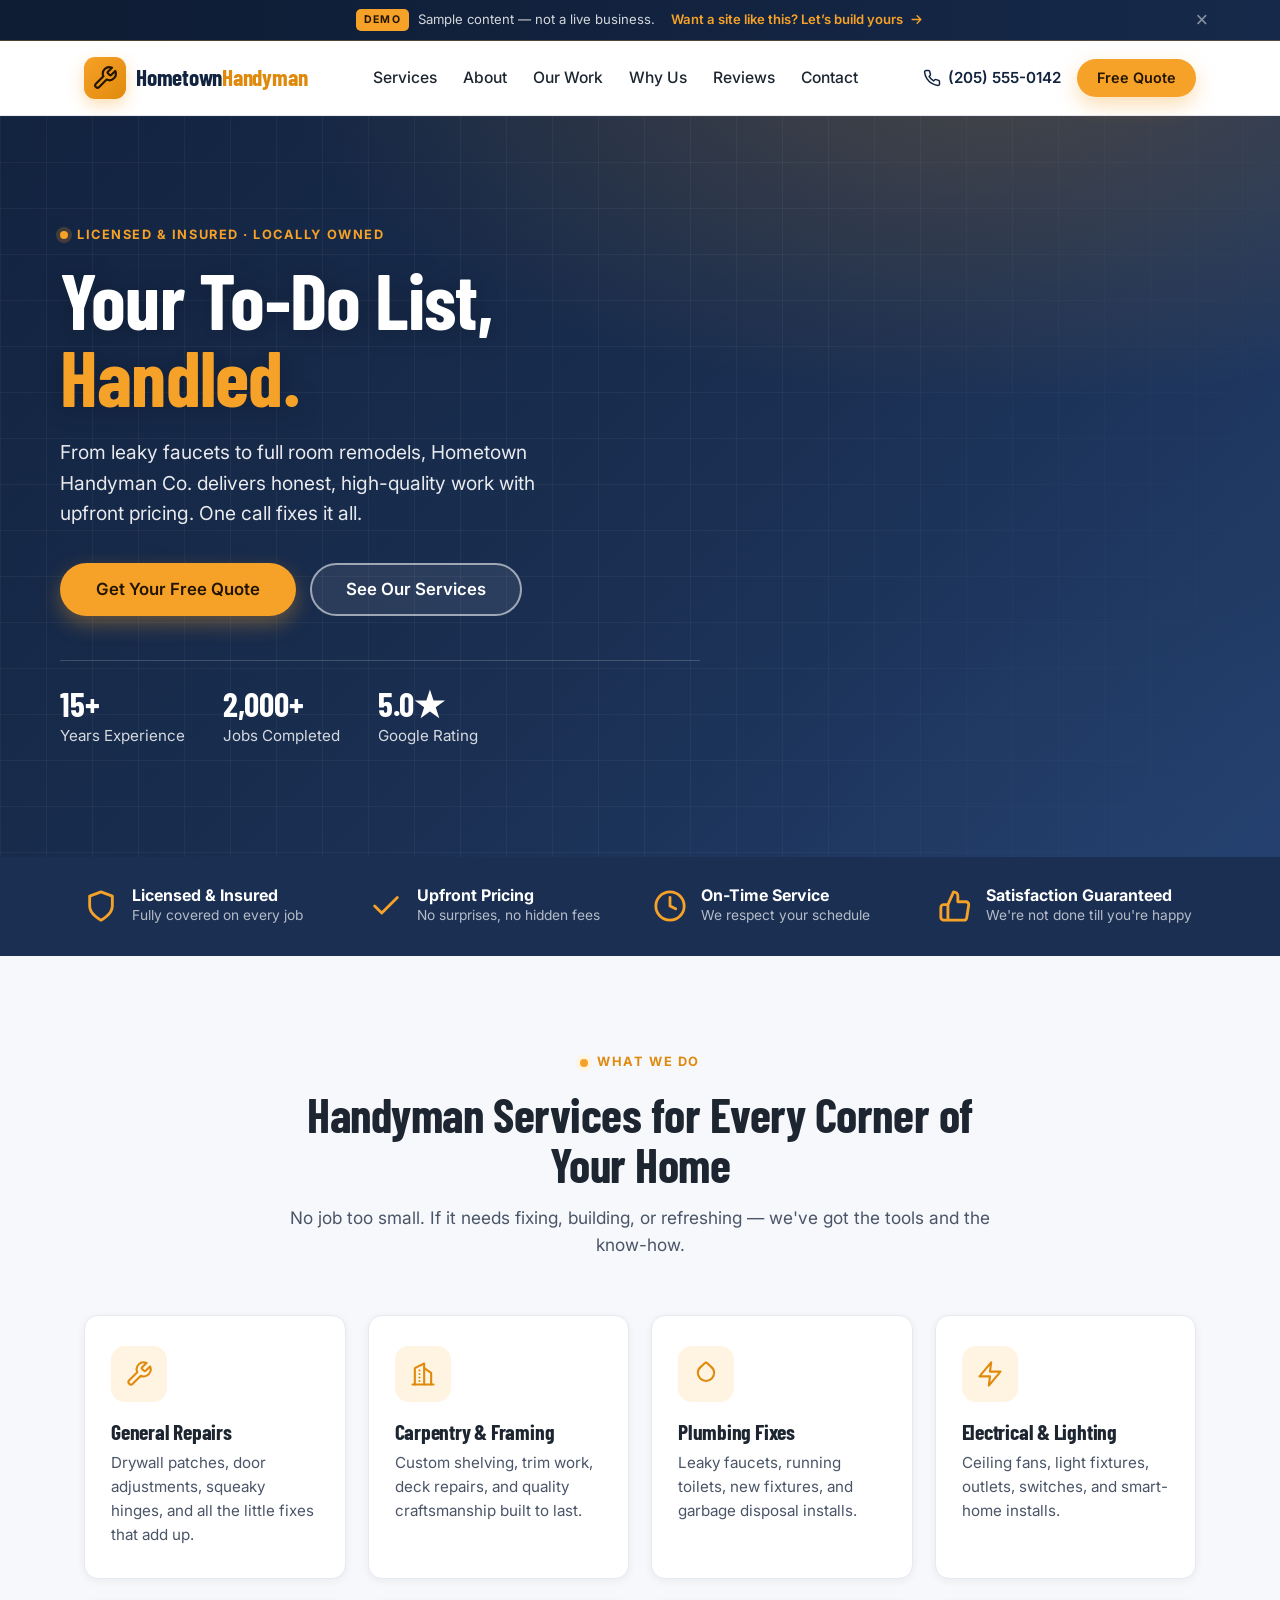
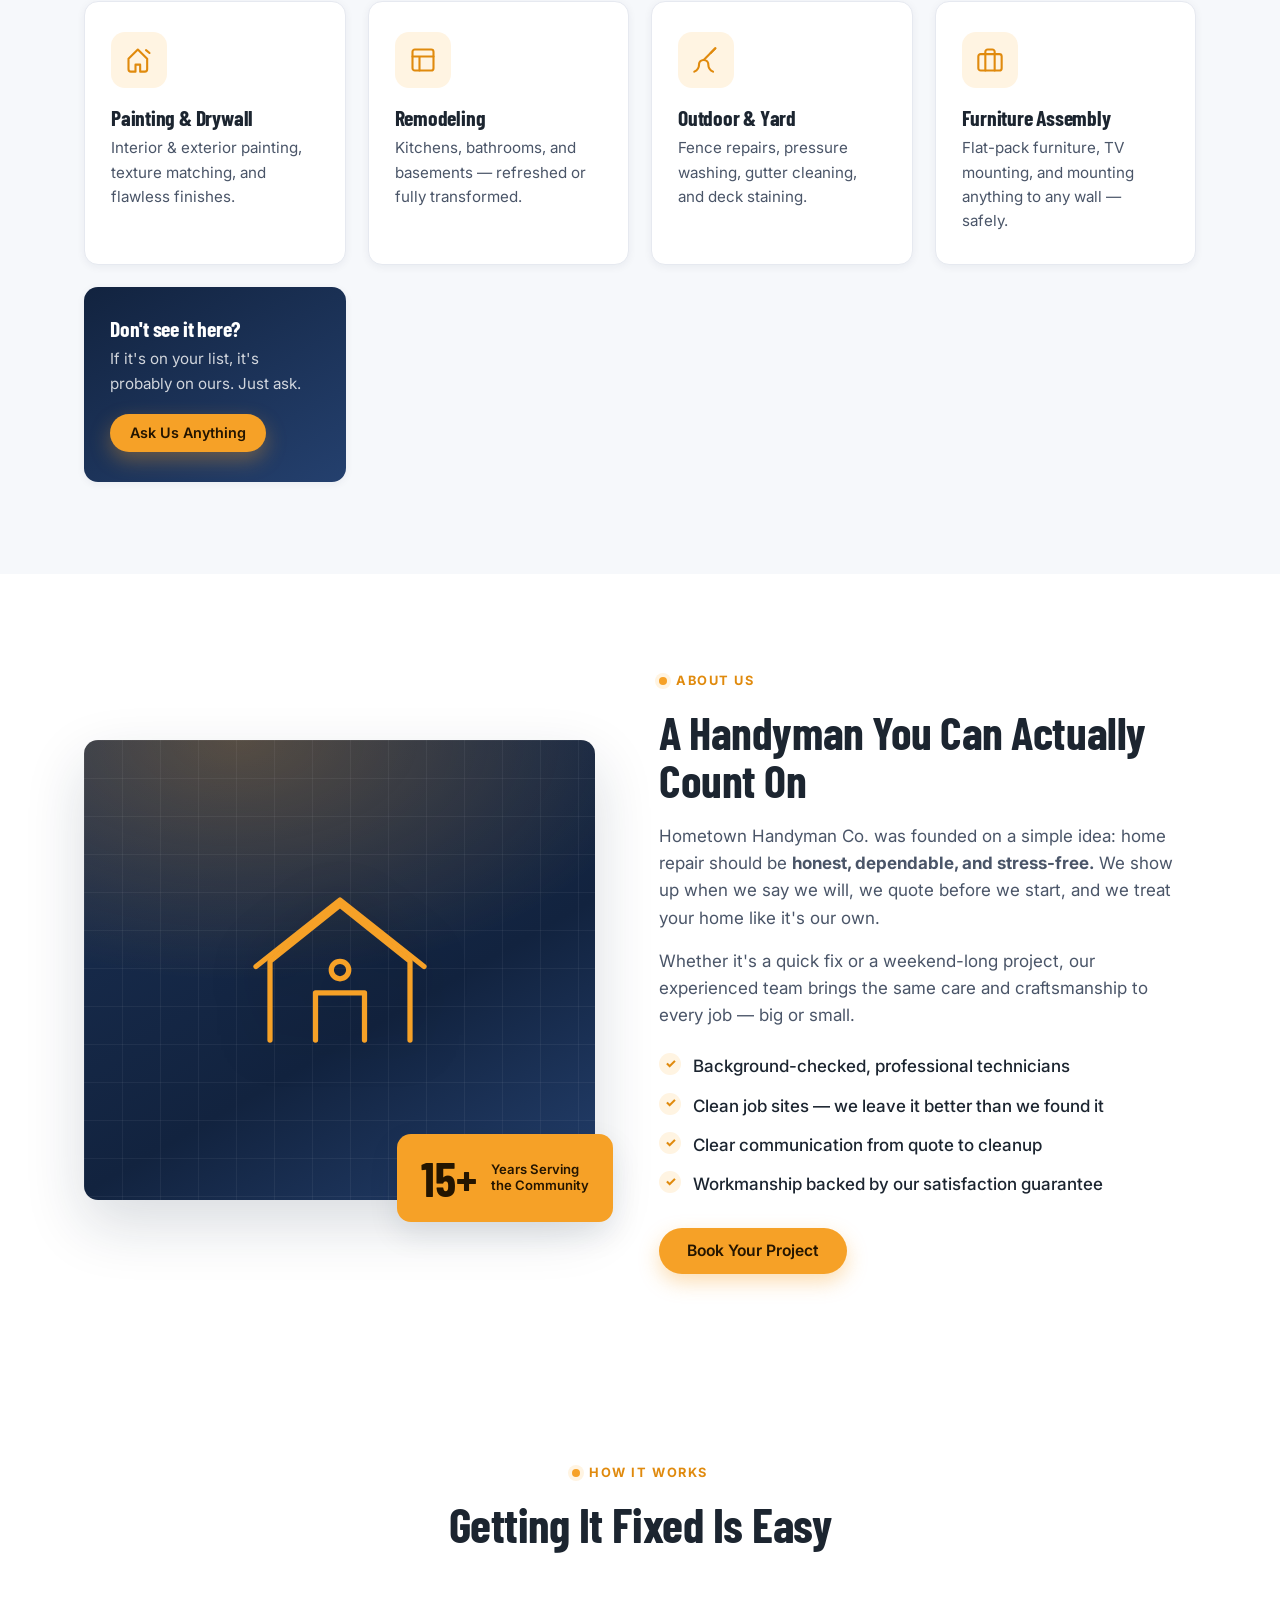
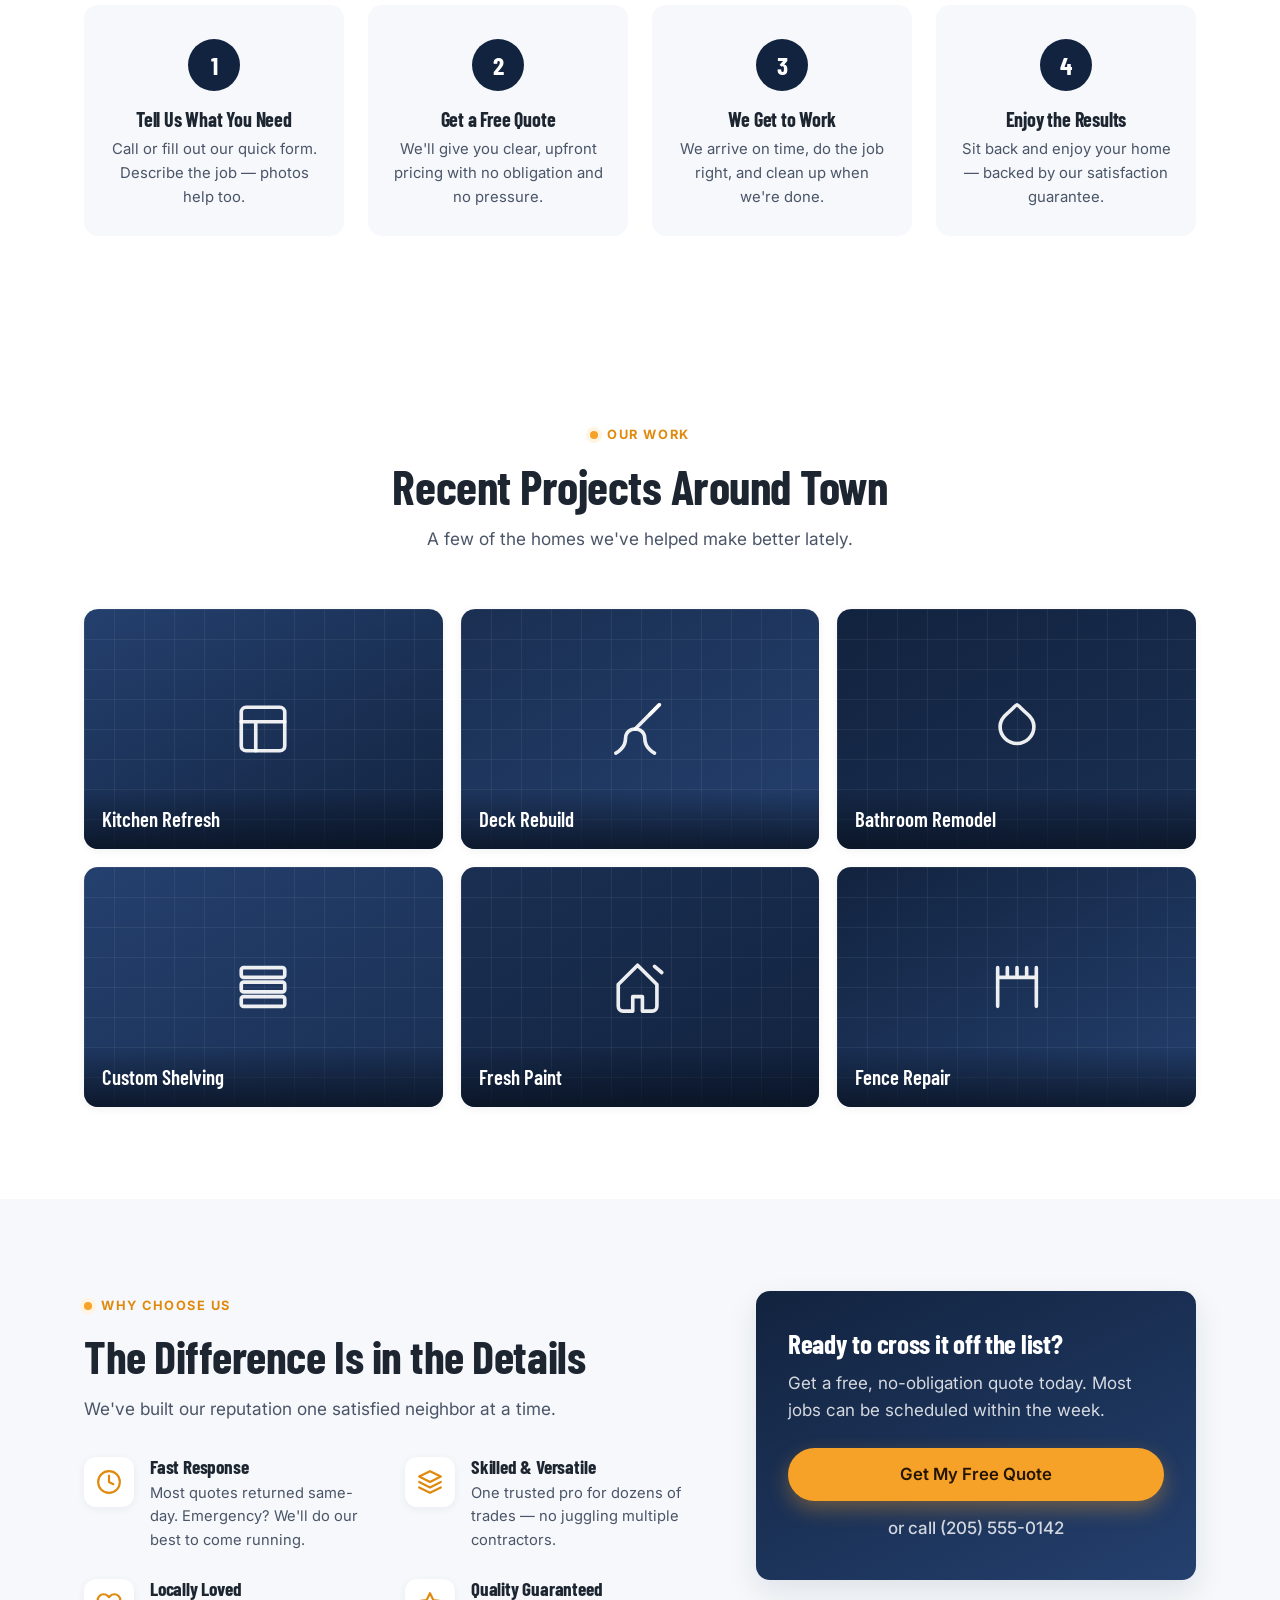
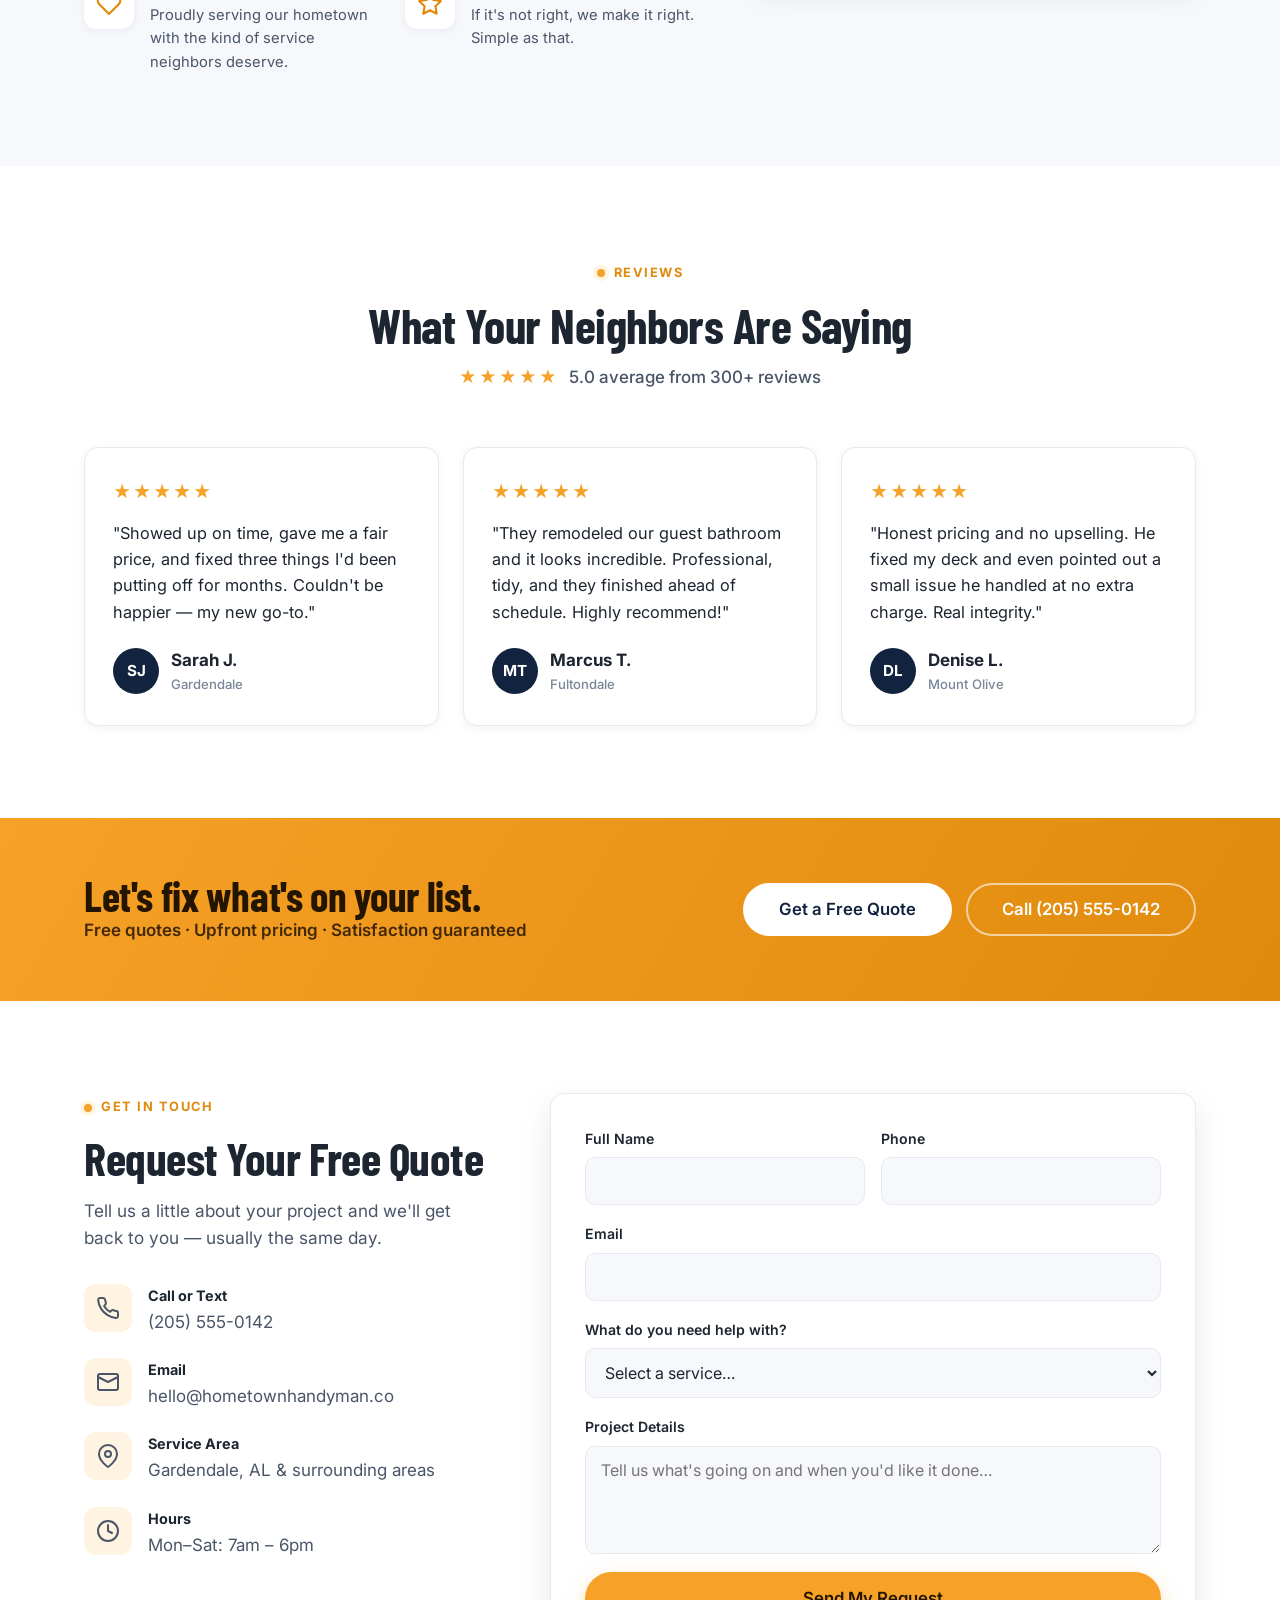
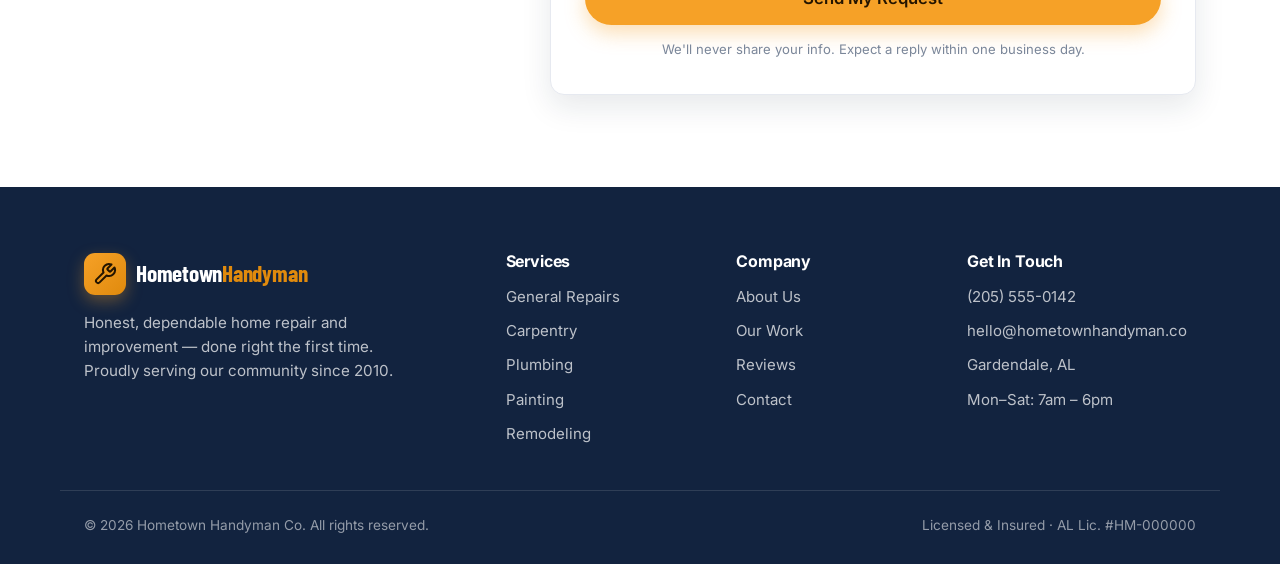
<file: index.html>
<!DOCTYPE html>
<html lang="en">
<head>
  <meta charset="UTF-8" />
  <meta name="viewport" content="width=device-width, initial-scale=1.0" />
  <title>Hometown Handyman Co. — Reliable Repairs & Home Improvements</title>
  <meta name="description" content="Hometown Handyman Co. provides professional handyman services — repairs, remodeling, carpentry, painting, and more. Licensed, insured, and locally trusted. Get a free quote today." />
  <meta name="theme-color" content="#12233f" />

  <!-- Open Graph / social preview -->
  <meta property="og:title" content="Hometown Handyman Co. — Reliable Repairs & Home Improvements" />
  <meta property="og:description" content="Licensed, insured, and locally trusted. One call fixes it all. Get your free quote today." />
  <meta property="og:type" content="website" />

  <link rel="preconnect" href="https://fonts.googleapis.com" />
  <link rel="preconnect" href="https://fonts.gstatic.com" crossorigin />
  <link href="https://fonts.googleapis.com/css2?family=Barlow+Condensed:wght@500;600;700&family=Inter:wght@400;500;600;700&display=swap" rel="stylesheet" />

  <link rel="stylesheet" href="css/styles.css" />
</head>
<body>
  <!-- ===================== DEMO BANNER ===================== -->
  <div class="demo-banner" id="demoBanner" role="region" aria-label="Demo notice">
    <div class="container demo-banner-inner">
      <p class="demo-banner-text">
        <span class="demo-tag">Demo</span>
        <span>Sample content &mdash; not a live business.</span>
      </p>
      <!-- Point this at your real studio contact (email or site). -->
      <a class="demo-banner-cta" href="mailto:hello@mmwebsites.com?subject=I%20want%20a%20website%20like%20this">
        Want a site like this? Let&rsquo;s build yours
        <svg viewBox="0 0 24 24" width="15" height="15" fill="none" stroke="currentColor" stroke-width="2.2" stroke-linecap="round" stroke-linejoin="round" aria-hidden="true"><path d="M5 12h14M13 6l6 6-6 6"/></svg>
      </a>
      <button class="demo-banner-close" id="demoBannerClose" type="button" aria-label="Dismiss demo notice">&times;</button>
    </div>
  </div>

  <!-- ===================== HEADER / NAV ===================== -->
  <header class="site-header" id="top">
    <div class="container header-inner">
      <a href="#top" class="brand" aria-label="Hometown Handyman Co. home">
        <span class="brand-mark" aria-hidden="true">
          <svg viewBox="0 0 24 24" width="26" height="26" fill="none" stroke="currentColor" stroke-width="2" stroke-linecap="round" stroke-linejoin="round">
            <path d="M14.7 6.3a1 1 0 0 0 0 1.4l1.6 1.6a1 1 0 0 0 1.4 0l3.77-3.77a6 6 0 0 1-7.94 7.94l-6.91 6.91a2.12 2.12 0 0 1-3-3l6.91-6.91a6 6 0 0 1 7.94-7.94l-3.76 3.76z"/>
          </svg>
        </span>
        <span class="brand-text">Hometown<span class="brand-accent">Handyman</span></span>
      </a>

      <nav class="main-nav" aria-label="Primary">
        <ul>
          <li><a href="#services">Services</a></li>
          <li><a href="#about">About</a></li>
          <li><a href="#work">Our Work</a></li>
          <li><a href="#why">Why Us</a></li>
          <li><a href="#reviews">Reviews</a></li>
          <li><a href="#contact">Contact</a></li>
        </ul>
      </nav>

      <div class="header-actions">
        <a href="tel:+12055550142" class="header-phone">
          <svg viewBox="0 0 24 24" width="18" height="18" fill="none" stroke="currentColor" stroke-width="2" stroke-linecap="round" stroke-linejoin="round"><path d="M22 16.92v3a2 2 0 0 1-2.18 2 19.79 19.79 0 0 1-8.63-3.07 19.5 19.5 0 0 1-6-6 19.79 19.79 0 0 1-3.07-8.67A2 2 0 0 1 4.11 2h3a2 2 0 0 1 2 1.72c.13.96.36 1.9.7 2.81a2 2 0 0 1-.45 2.11L8.09 9.91a16 16 0 0 0 6 6l1.27-1.27a2 2 0 0 1 2.11-.45c.9.34 1.85.57 2.81.7A2 2 0 0 1 22 16.92z"/></svg>
          <span>(205) 555-0142</span>
        </a>
        <a href="#contact" class="btn btn-primary btn-sm">Free Quote</a>
      </div>

      <button class="nav-toggle" id="navToggle" aria-label="Open menu" aria-expanded="false" aria-controls="mobileNav">
        <span></span><span></span><span></span>
      </button>
    </div>

    <!-- Mobile nav -->
    <nav class="mobile-nav" id="mobileNav" aria-label="Mobile">
      <ul>
        <li><a href="#services">Services</a></li>
        <li><a href="#about">About</a></li>
        <li><a href="#work">Our Work</a></li>
        <li><a href="#why">Why Us</a></li>
        <li><a href="#reviews">Reviews</a></li>
        <li><a href="#contact">Contact</a></li>
      </ul>
      <a href="#contact" class="btn btn-primary btn-block">Get a Free Quote</a>
      <a href="tel:+12055550142" class="mobile-phone">Call (205) 555-0142</a>
    </nav>
  </header>

  <main>
    <!-- ===================== HERO ===================== -->
    <section class="hero">
      <div class="hero-bg" aria-hidden="true"></div>
      <div class="hero-overlay" aria-hidden="true"></div>
      <div class="container hero-inner">
        <div class="hero-content">
          <p class="eyebrow"><span class="dot"></span> Licensed &amp; Insured · Locally Owned</p>
          <h1>Your To-Do List,<br /><span class="highlight">Handled.</span></h1>
          <p class="hero-sub">
            From leaky faucets to full room remodels, Hometown Handyman Co. delivers
            honest, high-quality work with upfront pricing. One call fixes it all.
          </p>
          <div class="hero-cta">
            <a href="#contact" class="btn btn-primary btn-lg">Get Your Free Quote</a>
            <a href="#services" class="btn btn-ghost btn-lg">See Our Services</a>
          </div>
          <ul class="hero-badges">
            <li><strong>15+</strong> Years Experience</li>
            <li><strong>2,000+</strong> Jobs Completed</li>
            <li><strong>5.0★</strong> Google Rating</li>
          </ul>
        </div>
      </div>
    </section>

    <!-- ===================== TRUST BAR ===================== -->
    <section class="trust-bar" aria-label="Guarantees">
      <div class="container trust-grid">
        <div class="trust-item">
          <svg viewBox="0 0 24 24" fill="none" stroke="currentColor" stroke-width="2" stroke-linecap="round" stroke-linejoin="round"><path d="M12 22s8-4 8-10V5l-8-3-8 3v7c0 6 8 10 8 10z"/></svg>
          <div><h3>Licensed &amp; Insured</h3><p>Fully covered on every job</p></div>
        </div>
        <div class="trust-item">
          <svg viewBox="0 0 24 24" fill="none" stroke="currentColor" stroke-width="2" stroke-linecap="round" stroke-linejoin="round"><path d="M20 6 9 17l-5-5"/></svg>
          <div><h3>Upfront Pricing</h3><p>No surprises, no hidden fees</p></div>
        </div>
        <div class="trust-item">
          <svg viewBox="0 0 24 24" fill="none" stroke="currentColor" stroke-width="2" stroke-linecap="round" stroke-linejoin="round"><circle cx="12" cy="12" r="10"/><polyline points="12 6 12 12 16 14"/></svg>
          <div><h3>On-Time Service</h3><p>We respect your schedule</p></div>
        </div>
        <div class="trust-item">
          <svg viewBox="0 0 24 24" fill="none" stroke="currentColor" stroke-width="2" stroke-linecap="round" stroke-linejoin="round"><path d="M14 9V5a3 3 0 0 0-3-3l-4 9v11h11.28a2 2 0 0 0 2-1.7l1.38-9a2 2 0 0 0-2-2.3zM7 22H4a2 2 0 0 1-2-2v-7a2 2 0 0 1 2-2h3"/></svg>
          <div><h3>Satisfaction Guaranteed</h3><p>We're not done till you're happy</p></div>
        </div>
      </div>
    </section>

    <!-- ===================== SERVICES ===================== -->
    <section class="section services" id="services">
      <div class="container">
        <div class="section-head">
          <p class="eyebrow center"><span class="dot"></span> What We Do</p>
          <h2>Handyman Services for Every Corner of Your Home</h2>
          <p class="section-lead">No job too small. If it needs fixing, building, or refreshing — we've got the tools and the know-how.</p>
        </div>

        <div class="services-grid">
          <article class="service-card">
            <div class="service-icon"><svg viewBox="0 0 24 24" fill="none" stroke="currentColor" stroke-width="1.8" stroke-linecap="round" stroke-linejoin="round"><path d="M14.7 6.3a1 1 0 0 0 0 1.4l1.6 1.6a1 1 0 0 0 1.4 0l3.77-3.77a6 6 0 0 1-7.94 7.94l-6.91 6.91a2.12 2.12 0 0 1-3-3l6.91-6.91a6 6 0 0 1 7.94-7.94l-3.76 3.76z"/></svg></div>
            <h3>General Repairs</h3>
            <p>Drywall patches, door adjustments, squeaky hinges, and all the little fixes that add up.</p>
          </article>

          <article class="service-card">
            <div class="service-icon"><svg viewBox="0 0 24 24" fill="none" stroke="currentColor" stroke-width="1.8" stroke-linecap="round" stroke-linejoin="round"><path d="M3 21h18"/><path d="M5 21V7l8-4v18"/><path d="M19 21V11l-6-4"/><path d="M9 9v.01M9 12v.01M9 15v.01M9 18v.01"/></svg></div>
            <h3>Carpentry &amp; Framing</h3>
            <p>Custom shelving, trim work, deck repairs, and quality craftsmanship built to last.</p>
          </article>

          <article class="service-card">
            <div class="service-icon"><svg viewBox="0 0 24 24" fill="none" stroke="currentColor" stroke-width="1.8" stroke-linecap="round" stroke-linejoin="round"><path d="M19 11a7 7 0 0 1-7 7 7 7 0 0 1-7-7c0-2 1-3.9 3-5.5S11.5 2 12 2c.5 0 2 1.9 4 3.5s3 3.5 3 5.5z"/></svg></div>
            <h3>Plumbing Fixes</h3>
            <p>Leaky faucets, running toilets, new fixtures, and garbage disposal installs.</p>
          </article>

          <article class="service-card">
            <div class="service-icon"><svg viewBox="0 0 24 24" fill="none" stroke="currentColor" stroke-width="1.8" stroke-linecap="round" stroke-linejoin="round"><polygon points="13 2 3 14 12 14 11 22 21 10 12 10 13 2"/></svg></div>
            <h3>Electrical &amp; Lighting</h3>
            <p>Ceiling fans, light fixtures, outlets, switches, and smart-home installs.</p>
          </article>

          <article class="service-card">
            <div class="service-icon"><svg viewBox="0 0 24 24" fill="none" stroke="currentColor" stroke-width="1.8" stroke-linecap="round" stroke-linejoin="round"><path d="m19 11-8-8-8 8v9a2 2 0 0 0 2 2h4v-6h4v6h4a2 2 0 0 0 2-2z"/><path d="M18 3.5 21 6"/></svg></div>
            <h3>Painting &amp; Drywall</h3>
            <p>Interior &amp; exterior painting, texture matching, and flawless finishes.</p>
          </article>

          <article class="service-card">
            <div class="service-icon"><svg viewBox="0 0 24 24" fill="none" stroke="currentColor" stroke-width="1.8" stroke-linecap="round" stroke-linejoin="round"><rect x="3" y="3" width="18" height="18" rx="2"/><path d="M3 9h18M9 21V9"/></svg></div>
            <h3>Remodeling</h3>
            <p>Kitchens, bathrooms, and basements — refreshed or fully transformed.</p>
          </article>

          <article class="service-card">
            <div class="service-icon"><svg viewBox="0 0 24 24" fill="none" stroke="currentColor" stroke-width="1.8" stroke-linecap="round" stroke-linejoin="round"><path d="M2 22s4-2 4-6 4-4 4-4 4 0 4 4 4 6 4 6"/><path d="M10 12 20 2"/><path d="m16 6 4-4"/></svg></div>
            <h3>Outdoor &amp; Yard</h3>
            <p>Fence repairs, pressure washing, gutter cleaning, and deck staining.</p>
          </article>

          <article class="service-card">
            <div class="service-icon"><svg viewBox="0 0 24 24" fill="none" stroke="currentColor" stroke-width="1.8" stroke-linecap="round" stroke-linejoin="round"><rect x="2" y="7" width="20" height="14" rx="2"/><path d="M16 21V5a2 2 0 0 0-2-2h-4a2 2 0 0 0-2 2v16"/></svg></div>
            <h3>Furniture Assembly</h3>
            <p>Flat-pack furniture, TV mounting, and mounting anything to any wall — safely.</p>
          </article>

          <article class="service-card service-card--cta">
            <h3>Don't see it here?</h3>
            <p>If it's on your list, it's probably on ours. Just ask.</p>
            <a href="#contact" class="btn btn-primary btn-sm">Ask Us Anything</a>
          </article>
        </div>
      </div>
    </section>

    <!-- ===================== ABOUT ===================== -->
    <section class="section about" id="about">
      <div class="container about-grid">
        <div class="about-media">
          <div class="about-img about-img-1" role="img" aria-label="Handyman at work">
            <svg class="about-art" viewBox="0 0 240 240" fill="none" stroke="currentColor" stroke-width="6" stroke-linecap="round" stroke-linejoin="round" aria-hidden="true">
              <path d="M40 200V110l80-64 80 64v90" />
              <path d="M92 200v-54h56v54" />
              <path d="M24 116 120 40l96 76" />
              <circle cx="120" cy="120" r="10" />
            </svg>
          </div>
          <div class="about-badge">
            <span class="about-badge-num">15+</span>
            <span class="about-badge-label">Years Serving<br />the Community</span>
          </div>
        </div>
        <div class="about-content">
          <p class="eyebrow"><span class="dot"></span> About Us</p>
          <h2>A Handyman You Can Actually Count On</h2>
          <p>
            Hometown Handyman Co. was founded on a simple idea: home repair should be
            <strong>honest, dependable, and stress-free.</strong> We show up when we say we will,
            we quote before we start, and we treat your home like it's our own.
          </p>
          <p>
            Whether it's a quick fix or a weekend-long project, our experienced team brings the
            same care and craftsmanship to every job — big or small.
          </p>
          <ul class="checklist">
            <li>Background-checked, professional technicians</li>
            <li>Clean job sites — we leave it better than we found it</li>
            <li>Clear communication from quote to cleanup</li>
            <li>Workmanship backed by our satisfaction guarantee</li>
          </ul>
          <a href="#contact" class="btn btn-primary">Book Your Project</a>
        </div>
      </div>
    </section>

    <!-- ===================== PROCESS ===================== -->
    <section class="section process">
      <div class="container">
        <div class="section-head">
          <p class="eyebrow center"><span class="dot"></span> How It Works</p>
          <h2>Getting It Fixed Is Easy</h2>
        </div>
        <div class="process-grid">
          <div class="process-step">
            <span class="process-num">1</span>
            <h3>Tell Us What You Need</h3>
            <p>Call or fill out our quick form. Describe the job — photos help too.</p>
          </div>
          <div class="process-step">
            <span class="process-num">2</span>
            <h3>Get a Free Quote</h3>
            <p>We'll give you clear, upfront pricing with no obligation and no pressure.</p>
          </div>
          <div class="process-step">
            <span class="process-num">3</span>
            <h3>We Get to Work</h3>
            <p>We arrive on time, do the job right, and clean up when we're done.</p>
          </div>
          <div class="process-step">
            <span class="process-num">4</span>
            <h3>Enjoy the Results</h3>
            <p>Sit back and enjoy your home — backed by our satisfaction guarantee.</p>
          </div>
        </div>
      </div>
    </section>

    <!-- ===================== WORK / GALLERY ===================== -->
    <section class="section work" id="work">
      <div class="container">
        <div class="section-head">
          <p class="eyebrow center"><span class="dot"></span> Our Work</p>
          <h2>Recent Projects Around Town</h2>
          <p class="section-lead">A few of the homes we've helped make better lately.</p>
        </div>
        <div class="gallery">
          <figure class="gallery-item g1">
            <svg viewBox="0 0 24 24" fill="none" stroke="currentColor" stroke-width="1.5" stroke-linecap="round" stroke-linejoin="round"><rect x="3" y="3" width="18" height="18" rx="2"/><path d="M3 9h18M9 21V9"/></svg>
            <figcaption>Kitchen Refresh</figcaption>
          </figure>
          <figure class="gallery-item g2">
            <svg viewBox="0 0 24 24" fill="none" stroke="currentColor" stroke-width="1.5" stroke-linecap="round" stroke-linejoin="round"><path d="M2 22s4-2 4-6 4-4 4-4 4 0 4 4 4 6 4 6"/><path d="M10 12 20 2"/><path d="m16 6 4-4"/></svg>
            <figcaption>Deck Rebuild</figcaption>
          </figure>
          <figure class="gallery-item g3">
            <svg viewBox="0 0 24 24" fill="none" stroke="currentColor" stroke-width="1.5" stroke-linecap="round" stroke-linejoin="round"><path d="M19 11a7 7 0 0 1-7 7 7 7 0 0 1-7-7c0-2 1-3.9 3-5.5S11.5 2 12 2c.5 0 2 1.9 4 3.5s3 3.5 3 5.5z"/></svg>
            <figcaption>Bathroom Remodel</figcaption>
          </figure>
          <figure class="gallery-item g4">
            <svg viewBox="0 0 24 24" fill="none" stroke="currentColor" stroke-width="1.5" stroke-linecap="round" stroke-linejoin="round"><rect x="3" y="4" width="18" height="4" rx="1"/><rect x="3" y="10" width="18" height="4" rx="1"/><rect x="3" y="16" width="18" height="4" rx="1"/></svg>
            <figcaption>Custom Shelving</figcaption>
          </figure>
          <figure class="gallery-item g5">
            <svg viewBox="0 0 24 24" fill="none" stroke="currentColor" stroke-width="1.5" stroke-linecap="round" stroke-linejoin="round"><path d="m19 11-8-8-8 8v9a2 2 0 0 0 2 2h4v-6h4v6h4a2 2 0 0 0 2-2z"/><path d="M18 3.5 21 6"/></svg>
            <figcaption>Fresh Paint</figcaption>
          </figure>
          <figure class="gallery-item g6">
            <svg viewBox="0 0 24 24" fill="none" stroke="currentColor" stroke-width="1.5" stroke-linecap="round" stroke-linejoin="round"><path d="M4 4v16M4 8h16M20 4v16M8 4v4M12 4v4M16 4v4"/></svg>
            <figcaption>Fence Repair</figcaption>
          </figure>
        </div>
      </div>
    </section>

    <!-- ===================== WHY US ===================== -->
    <section class="section why" id="why">
      <div class="container why-grid">
        <div class="why-content">
          <p class="eyebrow"><span class="dot"></span> Why Choose Us</p>
          <h2>The Difference Is in the Details</h2>
          <p class="section-lead">We've built our reputation one satisfied neighbor at a time.</p>
          <div class="why-list">
            <div class="why-item">
              <div class="why-icon"><svg viewBox="0 0 24 24" fill="none" stroke="currentColor" stroke-width="2" stroke-linecap="round" stroke-linejoin="round"><circle cx="12" cy="12" r="10"/><polyline points="12 6 12 12 16 14"/></svg></div>
              <div><h3>Fast Response</h3><p>Most quotes returned same-day. Emergency? We'll do our best to come running.</p></div>
            </div>
            <div class="why-item">
              <div class="why-icon"><svg viewBox="0 0 24 24" fill="none" stroke="currentColor" stroke-width="2" stroke-linecap="round" stroke-linejoin="round"><path d="M12 2 2 7l10 5 10-5-10-5z"/><path d="m2 17 10 5 10-5M2 12l10 5 10-5"/></svg></div>
              <div><h3>Skilled &amp; Versatile</h3><p>One trusted pro for dozens of trades — no juggling multiple contractors.</p></div>
            </div>
            <div class="why-item">
              <div class="why-icon"><svg viewBox="0 0 24 24" fill="none" stroke="currentColor" stroke-width="2" stroke-linecap="round" stroke-linejoin="round"><path d="M20.84 4.61a5.5 5.5 0 0 0-7.78 0L12 5.67l-1.06-1.06a5.5 5.5 0 0 0-7.78 7.78l1.06 1.06L12 21.23l7.78-7.78 1.06-1.06a5.5 5.5 0 0 0 0-7.78z"/></svg></div>
              <div><h3>Locally Loved</h3><p>Proudly serving our hometown with the kind of service neighbors deserve.</p></div>
            </div>
            <div class="why-item">
              <div class="why-icon"><svg viewBox="0 0 24 24" fill="none" stroke="currentColor" stroke-width="2" stroke-linecap="round" stroke-linejoin="round"><path d="M12 2 15.09 8.26 22 9.27l-5 4.87 1.18 6.88L12 17.77l-6.18 3.25L7 14.14 2 9.27l6.91-1.01z"/></svg></div>
              <div><h3>Quality Guaranteed</h3><p>If it's not right, we make it right. Simple as that.</p></div>
            </div>
          </div>
        </div>
        <aside class="why-cta">
          <h3>Ready to cross it off the list?</h3>
          <p>Get a free, no-obligation quote today. Most jobs can be scheduled within the week.</p>
          <a href="#contact" class="btn btn-primary btn-block btn-lg">Get My Free Quote</a>
          <a href="tel:+12055550142" class="why-call">or call (205) 555-0142</a>
        </aside>
      </div>
    </section>

    <!-- ===================== REVIEWS ===================== -->
    <section class="section reviews" id="reviews">
      <div class="container">
        <div class="section-head">
          <p class="eyebrow center"><span class="dot"></span> Reviews</p>
          <h2>What Your Neighbors Are Saying</h2>
          <div class="reviews-rating"><span class="stars">★★★★★</span> <span>5.0 average from 300+ reviews</span></div>
        </div>
        <div class="reviews-grid">
          <blockquote class="review-card">
            <div class="stars">★★★★★</div>
            <p>"Showed up on time, gave me a fair price, and fixed three things I'd been putting off for months. Couldn't be happier — my new go-to."</p>
            <footer><span class="review-avatar">SJ</span><cite>Sarah J. <small>Gardendale</small></cite></footer>
          </blockquote>
          <blockquote class="review-card">
            <div class="stars">★★★★★</div>
            <p>"They remodeled our guest bathroom and it looks incredible. Professional, tidy, and they finished ahead of schedule. Highly recommend!"</p>
            <footer><span class="review-avatar">MT</span><cite>Marcus T. <small>Fultondale</small></cite></footer>
          </blockquote>
          <blockquote class="review-card">
            <div class="stars">★★★★★</div>
            <p>"Honest pricing and no upselling. He fixed my deck and even pointed out a small issue he handled at no extra charge. Real integrity."</p>
            <footer><span class="review-avatar">DL</span><cite>Denise L. <small>Mount Olive</small></cite></footer>
          </blockquote>
        </div>
      </div>
    </section>

    <!-- ===================== CTA STRIP ===================== -->
    <section class="cta-strip">
      <div class="container cta-strip-inner">
        <div>
          <h2>Let's fix what's on your list.</h2>
          <p>Free quotes · Upfront pricing · Satisfaction guaranteed</p>
        </div>
        <div class="cta-strip-actions">
          <a href="#contact" class="btn btn-light btn-lg">Get a Free Quote</a>
          <a href="tel:+12055550142" class="btn btn-outline-light btn-lg">Call (205) 555-0142</a>
        </div>
      </div>
    </section>

    <!-- ===================== CONTACT ===================== -->
    <section class="section contact" id="contact">
      <div class="container contact-grid">
        <div class="contact-info">
          <p class="eyebrow"><span class="dot"></span> Get In Touch</p>
          <h2>Request Your Free Quote</h2>
          <p class="section-lead">Tell us a little about your project and we'll get back to you — usually the same day.</p>

          <ul class="contact-details">
            <li>
              <span class="ci-icon"><svg viewBox="0 0 24 24" fill="none" stroke="currentColor" stroke-width="2" stroke-linecap="round" stroke-linejoin="round"><path d="M22 16.92v3a2 2 0 0 1-2.18 2 19.79 19.79 0 0 1-8.63-3.07 19.5 19.5 0 0 1-6-6 19.79 19.79 0 0 1-3.07-8.67A2 2 0 0 1 4.11 2h3a2 2 0 0 1 2 1.72c.13.96.36 1.9.7 2.81a2 2 0 0 1-.45 2.11L8.09 9.91a16 16 0 0 0 6 6l1.27-1.27a2 2 0 0 1 2.11-.45c.9.34 1.85.57 2.81.7A2 2 0 0 1 22 16.92z"/></svg></span>
              <div><strong>Call or Text</strong><a href="tel:+12055550142">(205) 555-0142</a></div>
            </li>
            <li>
              <span class="ci-icon"><svg viewBox="0 0 24 24" fill="none" stroke="currentColor" stroke-width="2" stroke-linecap="round" stroke-linejoin="round"><rect x="2" y="4" width="20" height="16" rx="2"/><path d="m22 7-10 5L2 7"/></svg></span>
              <div><strong>Email</strong><a href="mailto:hello@hometownhandyman.co">hello@hometownhandyman.co</a></div>
            </li>
            <li>
              <span class="ci-icon"><svg viewBox="0 0 24 24" fill="none" stroke="currentColor" stroke-width="2" stroke-linecap="round" stroke-linejoin="round"><path d="M21 10c0 7-9 13-9 13s-9-6-9-13a9 9 0 0 1 18 0z"/><circle cx="12" cy="10" r="3"/></svg></span>
              <div><strong>Service Area</strong><span>Gardendale, AL &amp; surrounding areas</span></div>
            </li>
            <li>
              <span class="ci-icon"><svg viewBox="0 0 24 24" fill="none" stroke="currentColor" stroke-width="2" stroke-linecap="round" stroke-linejoin="round"><circle cx="12" cy="12" r="10"/><polyline points="12 6 12 12 16 14"/></svg></span>
              <div><strong>Hours</strong><span>Mon–Sat: 7am – 6pm</span></div>
            </li>
          </ul>
        </div>

        <form class="contact-form" id="quoteForm" novalidate>
          <div class="form-row">
            <div class="field">
              <label for="name">Full Name</label>
              <input type="text" id="name" name="name" autocomplete="name" required />
            </div>
            <div class="field">
              <label for="phone">Phone</label>
              <input type="tel" id="phone" name="phone" autocomplete="tel" required />
            </div>
          </div>
          <div class="field">
            <label for="email">Email</label>
            <input type="email" id="email" name="email" autocomplete="email" required />
          </div>
          <div class="field">
            <label for="service">What do you need help with?</label>
            <select id="service" name="service">
              <option value="">Select a service…</option>
              <option>General Repairs</option>
              <option>Carpentry &amp; Framing</option>
              <option>Plumbing Fixes</option>
              <option>Electrical &amp; Lighting</option>
              <option>Painting &amp; Drywall</option>
              <option>Remodeling</option>
              <option>Outdoor &amp; Yard Work</option>
              <option>Furniture Assembly / Mounting</option>
              <option>Something Else</option>
            </select>
          </div>
          <div class="field">
            <label for="message">Project Details</label>
            <textarea id="message" name="message" rows="4" placeholder="Tell us what's going on and when you'd like it done…"></textarea>
          </div>
          <button type="submit" class="btn btn-primary btn-block btn-lg">Send My Request</button>
          <p class="form-note">We'll never share your info. Expect a reply within one business day.</p>
          <p class="form-success" id="formSuccess" role="status" hidden>✓ Thanks! Your request has been received. We'll be in touch shortly.</p>
        </form>
      </div>
    </section>
  </main>

  <!-- ===================== FOOTER ===================== -->
  <footer class="site-footer">
    <div class="container footer-grid">
      <div class="footer-brand">
        <a href="#top" class="brand brand--footer">
          <span class="brand-mark" aria-hidden="true">
            <svg viewBox="0 0 24 24" width="24" height="24" fill="none" stroke="currentColor" stroke-width="2" stroke-linecap="round" stroke-linejoin="round"><path d="M14.7 6.3a1 1 0 0 0 0 1.4l1.6 1.6a1 1 0 0 0 1.4 0l3.77-3.77a6 6 0 0 1-7.94 7.94l-6.91 6.91a2.12 2.12 0 0 1-3-3l6.91-6.91a6 6 0 0 1 7.94-7.94l-3.76 3.76z"/></svg>
          </span>
          <span class="brand-text">Hometown<span class="brand-accent">Handyman</span></span>
        </a>
        <p>Honest, dependable home repair and improvement — done right the first time. Proudly serving our community since 2010.</p>
      </div>
      <div class="footer-col">
        <h4>Services</h4>
        <ul>
          <li><a href="#services">General Repairs</a></li>
          <li><a href="#services">Carpentry</a></li>
          <li><a href="#services">Plumbing</a></li>
          <li><a href="#services">Painting</a></li>
          <li><a href="#services">Remodeling</a></li>
        </ul>
      </div>
      <div class="footer-col">
        <h4>Company</h4>
        <ul>
          <li><a href="#about">About Us</a></li>
          <li><a href="#work">Our Work</a></li>
          <li><a href="#reviews">Reviews</a></li>
          <li><a href="#contact">Contact</a></li>
        </ul>
      </div>
      <div class="footer-col">
        <h4>Get In Touch</h4>
        <ul>
          <li><a href="tel:+12055550142">(205) 555-0142</a></li>
          <li><a href="mailto:hello@hometownhandyman.co">hello@hometownhandyman.co</a></li>
          <li>Gardendale, AL</li>
          <li>Mon–Sat: 7am – 6pm</li>
        </ul>
      </div>
    </div>
    <div class="container footer-bottom">
      <p>© <span id="year"></span> Hometown Handyman Co. All rights reserved.</p>
      <p class="footer-lic">Licensed &amp; Insured · AL Lic. #HM-000000</p>
    </div>
  </footer>

  <script src="js/main.js"></script>
</body>
</html>
</file>
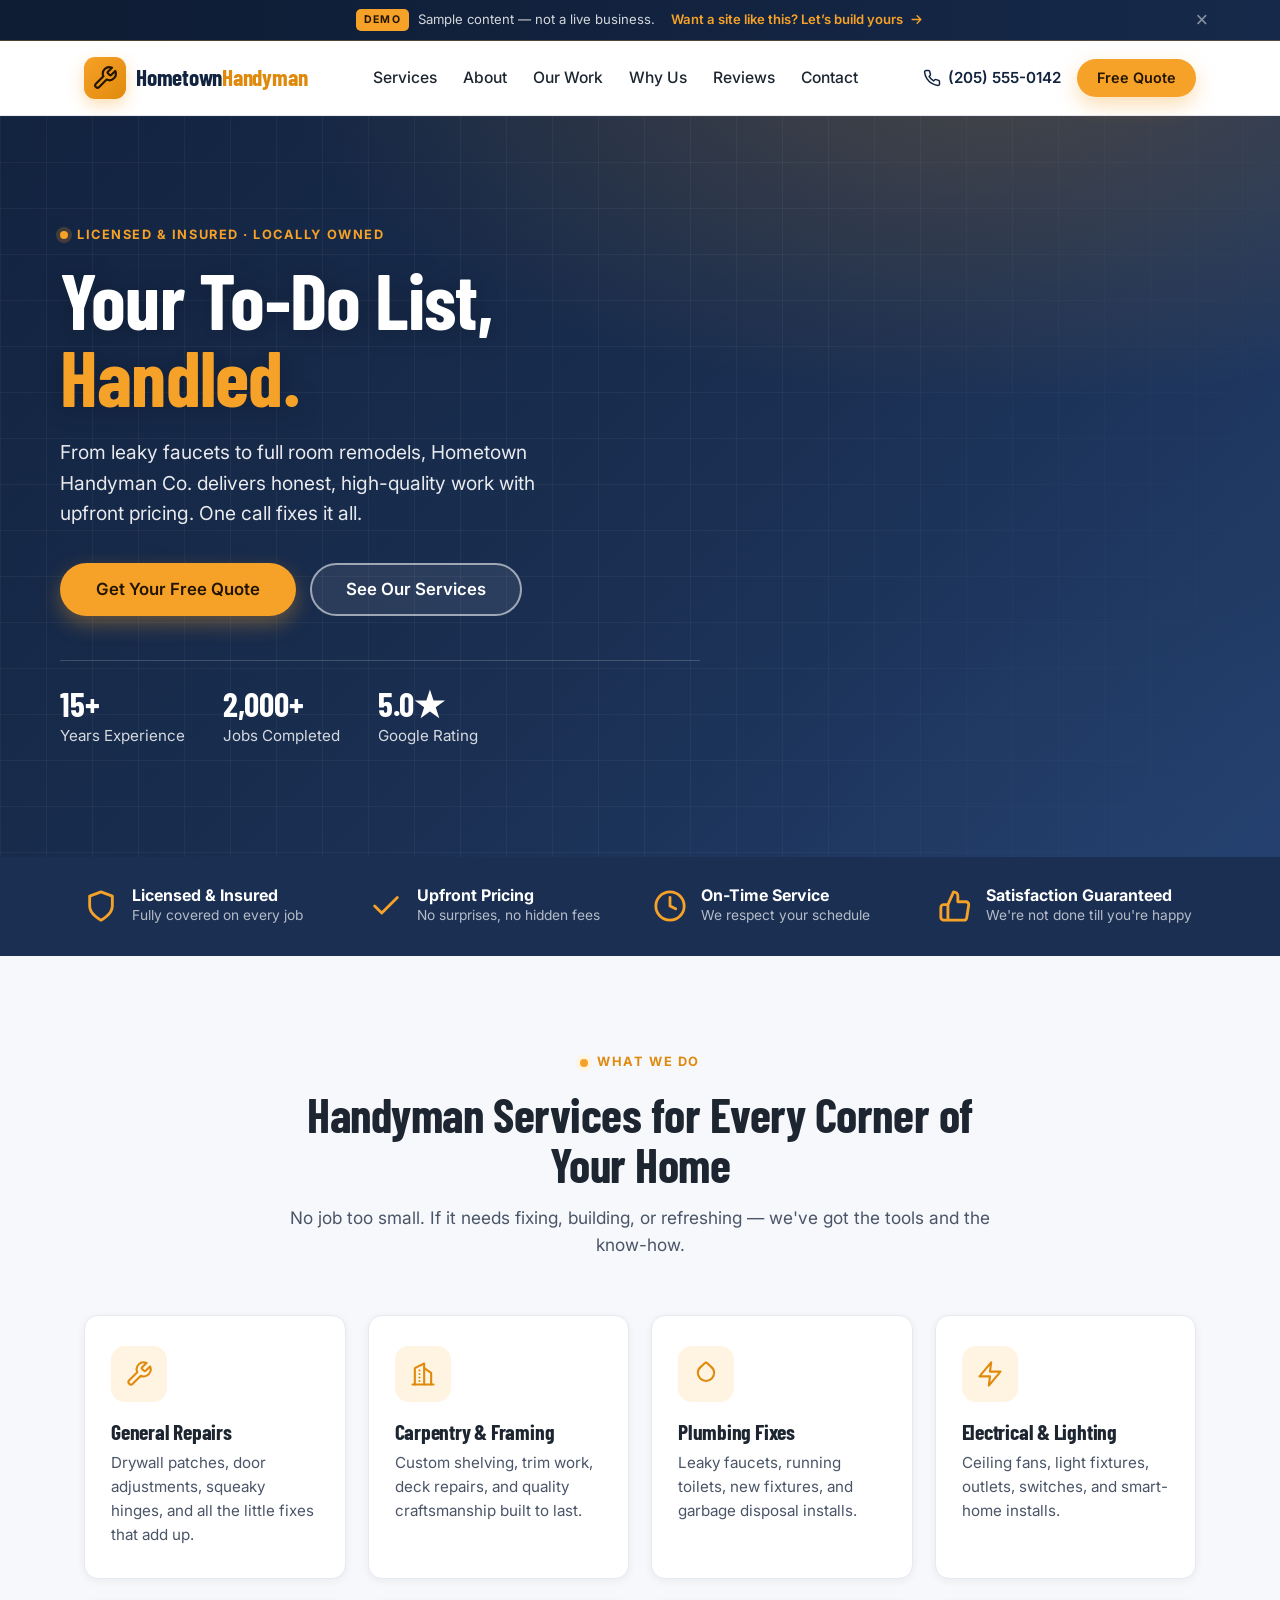
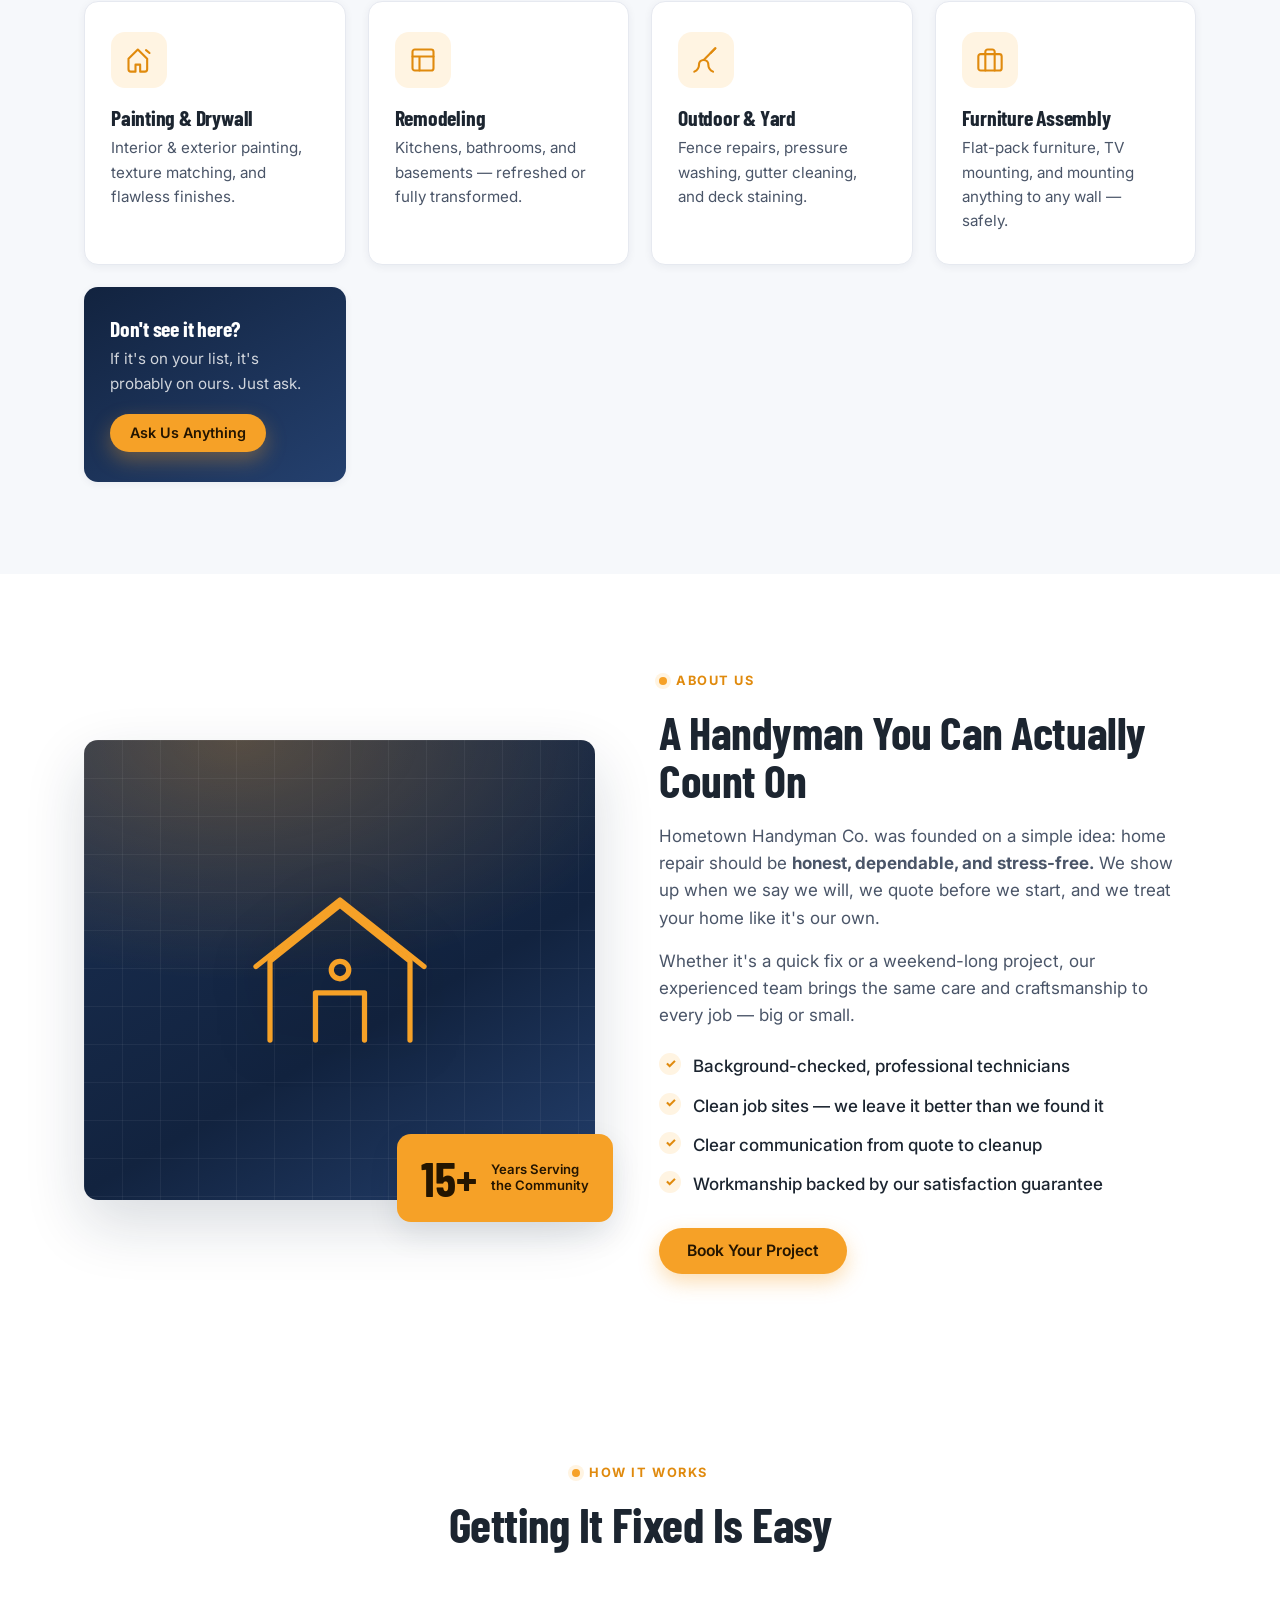
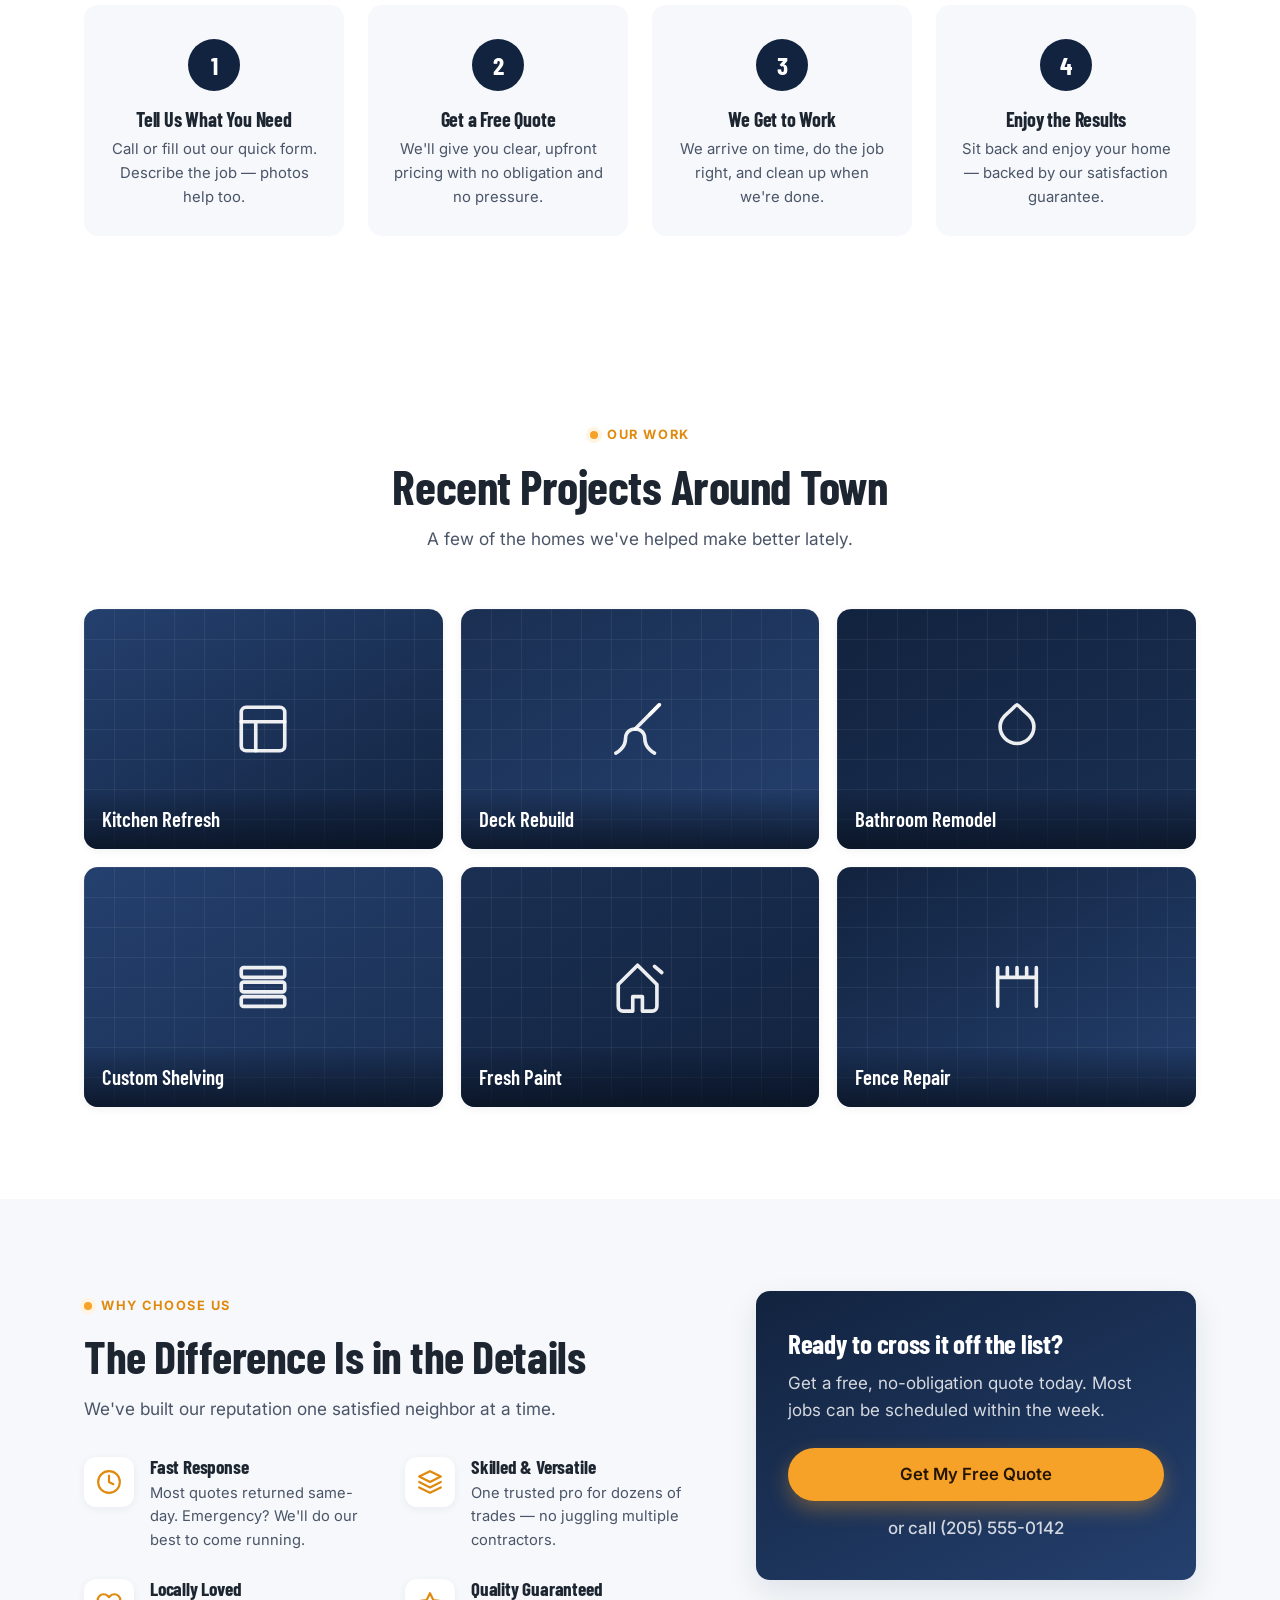
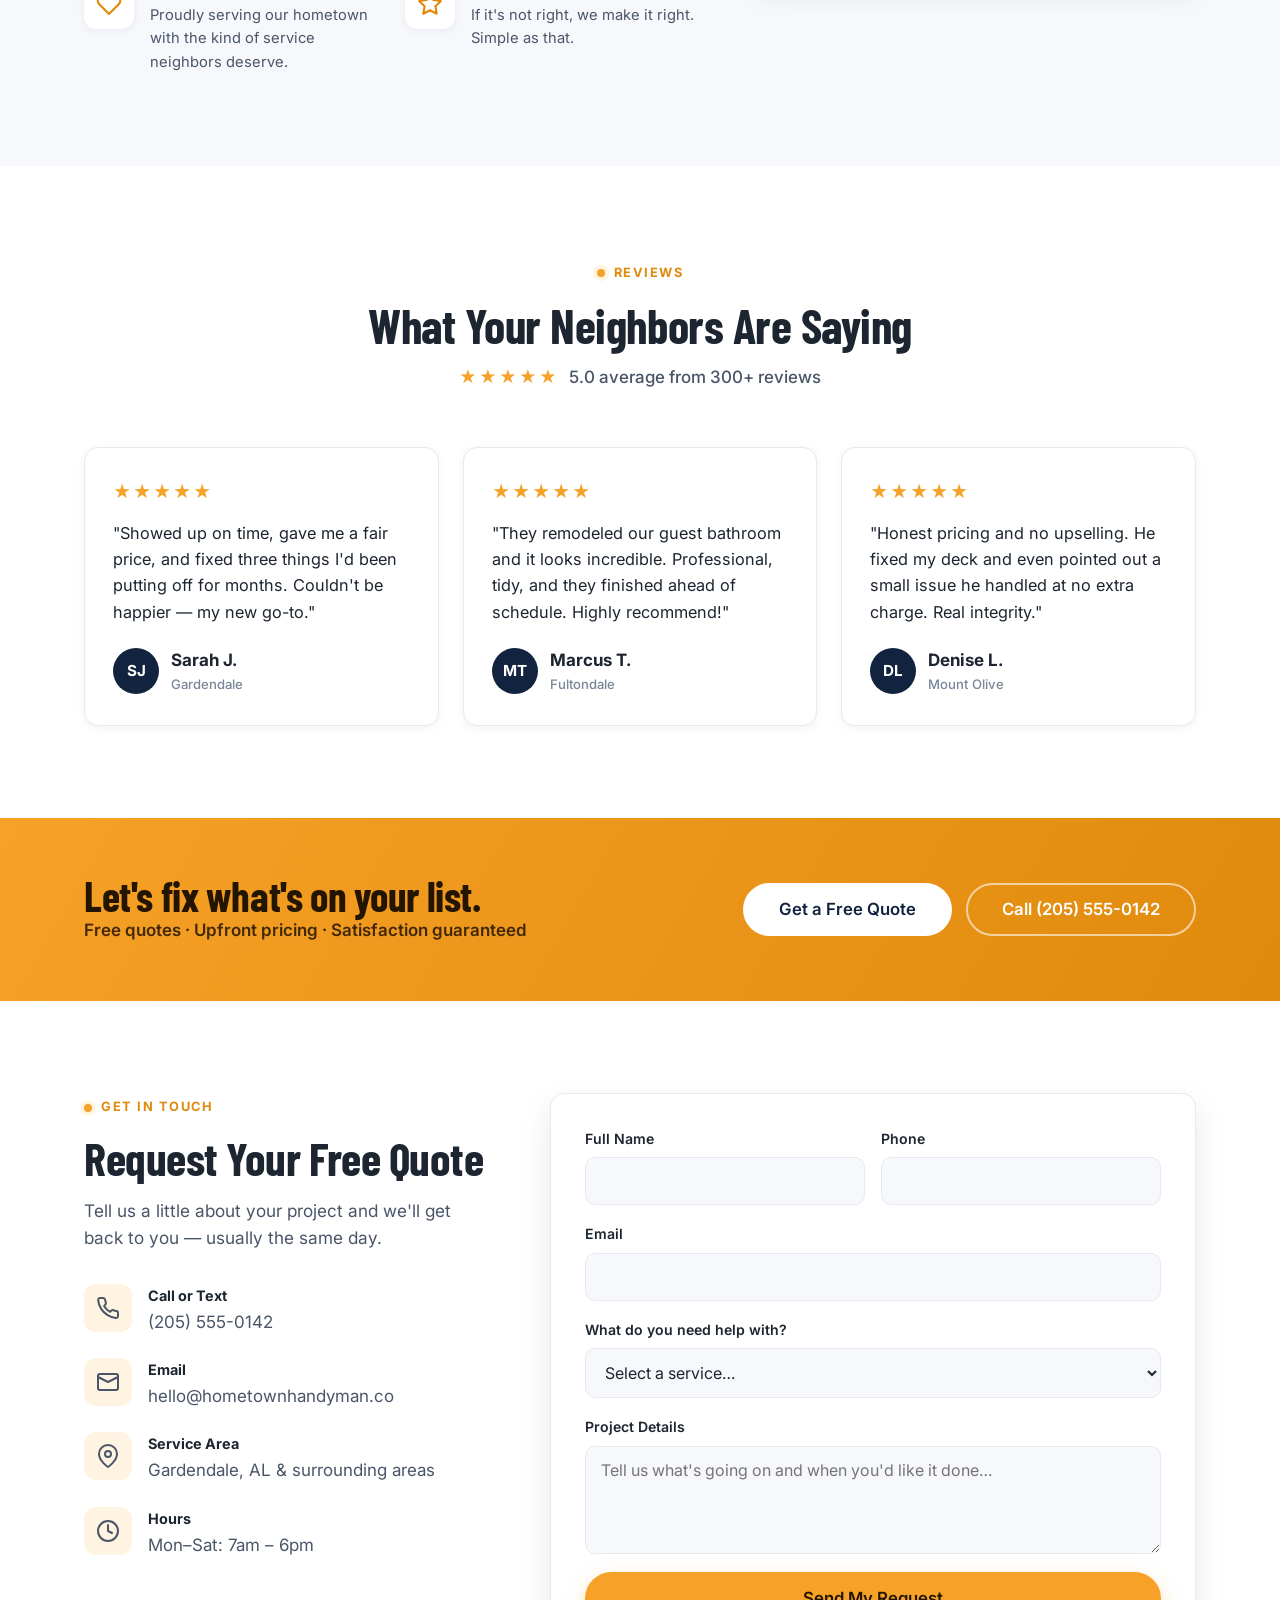
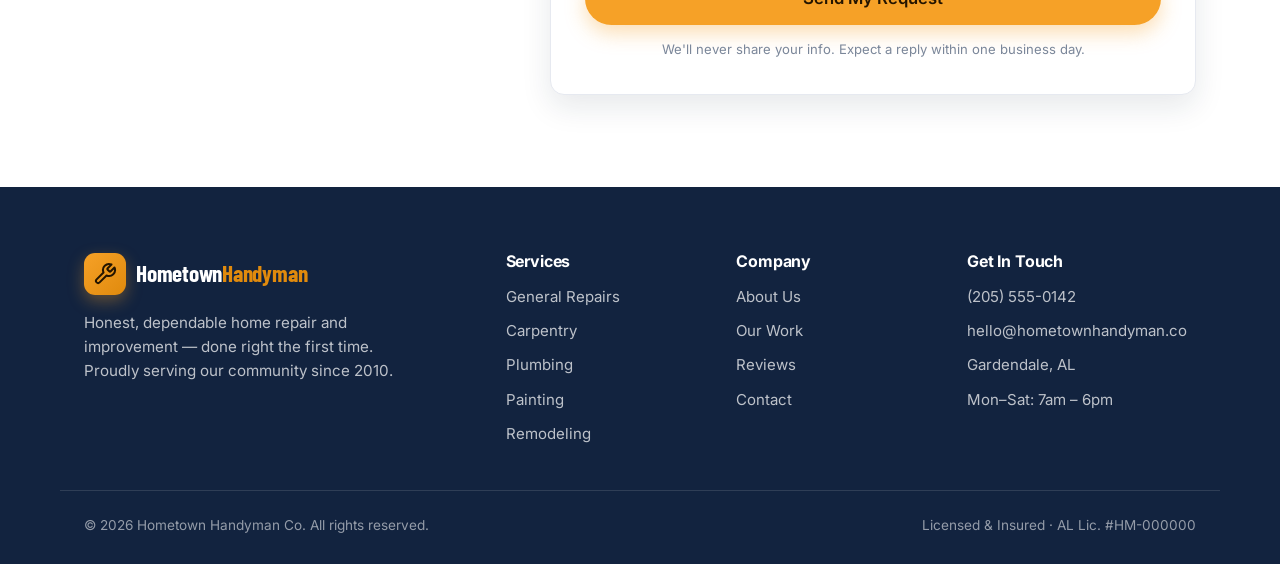
<file: public/index.html>
<!DOCTYPE html>
<html lang="en">
<head>
  <meta charset="UTF-8" />
  <meta name="viewport" content="width=device-width, initial-scale=1.0" />
  <title>Hometown Handyman Co. · Reliable Repairs & Home Improvements</title>
  <meta name="description" content="Hometown Handyman Co. provides professional handyman services — repairs, remodeling, carpentry, painting, and more. Licensed, insured, and locally trusted. Get a free quote today." />
  <meta name="theme-color" content="#12233f" />

  <!-- Open Graph / social preview -->
  <meta property="og:title" content="Hometown Handyman Co. · Reliable Repairs & Home Improvements" />
  <meta property="og:description" content="Licensed, insured, and locally trusted. One call fixes it all. Get your free quote today." />
  <meta property="og:type" content="website" />
  <meta property="og:url" content="https://hometownhandyman.web.app/" />
  <meta property="og:image" content="https://hometownhandyman.web.app/og.jpg" />
  <meta property="og:image:width" content="1200" />
  <meta property="og:image:height" content="630" />
  <meta property="og:image:alt" content="Hometown Handyman Co. — Your To-Do List, Handled." />
  <meta name="twitter:card" content="summary_large_image" />
  <meta name="twitter:title" content="Hometown Handyman Co. · Reliable Repairs & Home Improvements" />
  <meta name="twitter:description" content="Licensed, insured, and locally trusted. One call fixes it all. Get your free quote today." />
  <meta name="twitter:image" content="https://hometownhandyman.web.app/og.jpg" />

  <link rel="preconnect" href="https://fonts.googleapis.com" />
  <link rel="preconnect" href="https://fonts.gstatic.com" crossorigin />
  <link href="https://fonts.googleapis.com/css2?family=Barlow+Condensed:wght@500;600;700&family=Inter:wght@400;500;600;700&display=swap" rel="stylesheet" />

  <link rel="stylesheet" href="css/styles.css" />
</head>
<body>
  <!-- ===================== DEMO BANNER ===================== -->
  <div class="demo-banner" id="demoBanner" role="region" aria-label="Demo notice">
    <div class="container demo-banner-inner">
      <p class="demo-banner-text">
        <span class="demo-tag">Demo</span>
        <span>Sample content &mdash; not a live business.</span>
      </p>
      <!-- Point this at your real studio contact (email or site). -->
      <a class="demo-banner-cta" href="mailto:hello@mmwebsites.com?subject=I%20want%20a%20website%20like%20this">
        Want a site like this? Let&rsquo;s build yours
        <svg viewBox="0 0 24 24" width="15" height="15" fill="none" stroke="currentColor" stroke-width="2.2" stroke-linecap="round" stroke-linejoin="round" aria-hidden="true"><path d="M5 12h14M13 6l6 6-6 6"/></svg>
      </a>
      <button class="demo-banner-close" id="demoBannerClose" type="button" aria-label="Dismiss demo notice">&times;</button>
    </div>
  </div>

  <!-- ===================== HEADER / NAV ===================== -->
  <header class="site-header" id="top">
    <div class="container header-inner">
      <a href="#top" class="brand" aria-label="Hometown Handyman Co. home">
        <span class="brand-mark" aria-hidden="true">
          <svg viewBox="0 0 24 24" width="26" height="26" fill="none" stroke="currentColor" stroke-width="2" stroke-linecap="round" stroke-linejoin="round">
            <path d="M14.7 6.3a1 1 0 0 0 0 1.4l1.6 1.6a1 1 0 0 0 1.4 0l3.77-3.77a6 6 0 0 1-7.94 7.94l-6.91 6.91a2.12 2.12 0 0 1-3-3l6.91-6.91a6 6 0 0 1 7.94-7.94l-3.76 3.76z"/>
          </svg>
        </span>
        <span class="brand-text">Hometown<span class="brand-accent">Handyman</span></span>
      </a>

      <nav class="main-nav" aria-label="Primary">
        <ul>
          <li><a href="#services">Services</a></li>
          <li><a href="#about">About</a></li>
          <li><a href="#work">Our Work</a></li>
          <li><a href="#why">Why Us</a></li>
          <li><a href="#reviews">Reviews</a></li>
          <li><a href="#contact">Contact</a></li>
        </ul>
      </nav>

      <div class="header-actions">
        <a href="tel:+12055550142" class="header-phone">
          <svg viewBox="0 0 24 24" width="18" height="18" fill="none" stroke="currentColor" stroke-width="2" stroke-linecap="round" stroke-linejoin="round"><path d="M22 16.92v3a2 2 0 0 1-2.18 2 19.79 19.79 0 0 1-8.63-3.07 19.5 19.5 0 0 1-6-6 19.79 19.79 0 0 1-3.07-8.67A2 2 0 0 1 4.11 2h3a2 2 0 0 1 2 1.72c.13.96.36 1.9.7 2.81a2 2 0 0 1-.45 2.11L8.09 9.91a16 16 0 0 0 6 6l1.27-1.27a2 2 0 0 1 2.11-.45c.9.34 1.85.57 2.81.7A2 2 0 0 1 22 16.92z"/></svg>
          <span>(205) 555-0142</span>
        </a>
        <a href="#contact" class="btn btn-primary btn-sm">Free Quote</a>
      </div>

      <button class="nav-toggle" id="navToggle" aria-label="Open menu" aria-expanded="false" aria-controls="mobileNav">
        <span></span><span></span><span></span>
      </button>
    </div>

    <!-- Mobile nav -->
    <nav class="mobile-nav" id="mobileNav" aria-label="Mobile">
      <ul>
        <li><a href="#services">Services</a></li>
        <li><a href="#about">About</a></li>
        <li><a href="#work">Our Work</a></li>
        <li><a href="#why">Why Us</a></li>
        <li><a href="#reviews">Reviews</a></li>
        <li><a href="#contact">Contact</a></li>
      </ul>
      <a href="#contact" class="btn btn-primary btn-block">Get a Free Quote</a>
      <a href="tel:+12055550142" class="mobile-phone">Call (205) 555-0142</a>
    </nav>
  </header>

  <main>
    <!-- ===================== HERO ===================== -->
    <section class="hero">
      <div class="hero-bg" aria-hidden="true"></div>
      <div class="hero-overlay" aria-hidden="true"></div>
      <div class="container hero-inner">
        <div class="hero-content">
          <p class="eyebrow"><span class="dot"></span> Licensed &amp; Insured · Locally Owned</p>
          <h1>Your To-Do List,<br /><span class="highlight">Handled.</span></h1>
          <p class="hero-sub">
            From leaky faucets to full room remodels, Hometown Handyman Co. delivers
            honest, high-quality work with upfront pricing. One call fixes it all.
          </p>
          <div class="hero-cta">
            <a href="#contact" class="btn btn-primary btn-lg">Get Your Free Quote</a>
            <a href="#services" class="btn btn-ghost btn-lg">See Our Services</a>
          </div>
          <ul class="hero-badges">
            <li><strong>15+</strong> Years Experience</li>
            <li><strong>2,000+</strong> Jobs Completed</li>
            <li><strong>5.0★</strong> Google Rating</li>
          </ul>
        </div>
      </div>
    </section>

    <!-- ===================== TRUST BAR ===================== -->
    <section class="trust-bar" aria-label="Guarantees">
      <div class="container trust-grid">
        <div class="trust-item">
          <svg viewBox="0 0 24 24" fill="none" stroke="currentColor" stroke-width="2" stroke-linecap="round" stroke-linejoin="round"><path d="M12 22s8-4 8-10V5l-8-3-8 3v7c0 6 8 10 8 10z"/></svg>
          <div><h3>Licensed &amp; Insured</h3><p>Fully covered on every job</p></div>
        </div>
        <div class="trust-item">
          <svg viewBox="0 0 24 24" fill="none" stroke="currentColor" stroke-width="2" stroke-linecap="round" stroke-linejoin="round"><path d="M20 6 9 17l-5-5"/></svg>
          <div><h3>Upfront Pricing</h3><p>No surprises, no hidden fees</p></div>
        </div>
        <div class="trust-item">
          <svg viewBox="0 0 24 24" fill="none" stroke="currentColor" stroke-width="2" stroke-linecap="round" stroke-linejoin="round"><circle cx="12" cy="12" r="10"/><polyline points="12 6 12 12 16 14"/></svg>
          <div><h3>On-Time Service</h3><p>We respect your schedule</p></div>
        </div>
        <div class="trust-item">
          <svg viewBox="0 0 24 24" fill="none" stroke="currentColor" stroke-width="2" stroke-linecap="round" stroke-linejoin="round"><path d="M14 9V5a3 3 0 0 0-3-3l-4 9v11h11.28a2 2 0 0 0 2-1.7l1.38-9a2 2 0 0 0-2-2.3zM7 22H4a2 2 0 0 1-2-2v-7a2 2 0 0 1 2-2h3"/></svg>
          <div><h3>Satisfaction Guaranteed</h3><p>We're not done till you're happy</p></div>
        </div>
      </div>
    </section>

    <!-- ===================== SERVICES ===================== -->
    <section class="section services" id="services">
      <div class="container">
        <div class="section-head">
          <p class="eyebrow center"><span class="dot"></span> What We Do</p>
          <h2>Handyman Services for Every Corner of Your Home</h2>
          <p class="section-lead">No job too small. If it needs fixing, building, or refreshing — we've got the tools and the know-how.</p>
        </div>

        <div class="services-grid">
          <article class="service-card">
            <div class="service-icon"><svg viewBox="0 0 24 24" fill="none" stroke="currentColor" stroke-width="1.8" stroke-linecap="round" stroke-linejoin="round"><path d="M14.7 6.3a1 1 0 0 0 0 1.4l1.6 1.6a1 1 0 0 0 1.4 0l3.77-3.77a6 6 0 0 1-7.94 7.94l-6.91 6.91a2.12 2.12 0 0 1-3-3l6.91-6.91a6 6 0 0 1 7.94-7.94l-3.76 3.76z"/></svg></div>
            <h3>General Repairs</h3>
            <p>Drywall patches, door adjustments, squeaky hinges, and all the little fixes that add up.</p>
          </article>

          <article class="service-card">
            <div class="service-icon"><svg viewBox="0 0 24 24" fill="none" stroke="currentColor" stroke-width="1.8" stroke-linecap="round" stroke-linejoin="round"><path d="M3 21h18"/><path d="M5 21V7l8-4v18"/><path d="M19 21V11l-6-4"/><path d="M9 9v.01M9 12v.01M9 15v.01M9 18v.01"/></svg></div>
            <h3>Carpentry &amp; Framing</h3>
            <p>Custom shelving, trim work, deck repairs, and quality craftsmanship built to last.</p>
          </article>

          <article class="service-card">
            <div class="service-icon"><svg viewBox="0 0 24 24" fill="none" stroke="currentColor" stroke-width="1.8" stroke-linecap="round" stroke-linejoin="round"><path d="M19 11a7 7 0 0 1-7 7 7 7 0 0 1-7-7c0-2 1-3.9 3-5.5S11.5 2 12 2c.5 0 2 1.9 4 3.5s3 3.5 3 5.5z"/></svg></div>
            <h3>Plumbing Fixes</h3>
            <p>Leaky faucets, running toilets, new fixtures, and garbage disposal installs.</p>
          </article>

          <article class="service-card">
            <div class="service-icon"><svg viewBox="0 0 24 24" fill="none" stroke="currentColor" stroke-width="1.8" stroke-linecap="round" stroke-linejoin="round"><polygon points="13 2 3 14 12 14 11 22 21 10 12 10 13 2"/></svg></div>
            <h3>Electrical &amp; Lighting</h3>
            <p>Ceiling fans, light fixtures, outlets, switches, and smart-home installs.</p>
          </article>

          <article class="service-card">
            <div class="service-icon"><svg viewBox="0 0 24 24" fill="none" stroke="currentColor" stroke-width="1.8" stroke-linecap="round" stroke-linejoin="round"><path d="m19 11-8-8-8 8v9a2 2 0 0 0 2 2h4v-6h4v6h4a2 2 0 0 0 2-2z"/><path d="M18 3.5 21 6"/></svg></div>
            <h3>Painting &amp; Drywall</h3>
            <p>Interior &amp; exterior painting, texture matching, and flawless finishes.</p>
          </article>

          <article class="service-card">
            <div class="service-icon"><svg viewBox="0 0 24 24" fill="none" stroke="currentColor" stroke-width="1.8" stroke-linecap="round" stroke-linejoin="round"><rect x="3" y="3" width="18" height="18" rx="2"/><path d="M3 9h18M9 21V9"/></svg></div>
            <h3>Remodeling</h3>
            <p>Kitchens, bathrooms, and basements — refreshed or fully transformed.</p>
          </article>

          <article class="service-card">
            <div class="service-icon"><svg viewBox="0 0 24 24" fill="none" stroke="currentColor" stroke-width="1.8" stroke-linecap="round" stroke-linejoin="round"><path d="M2 22s4-2 4-6 4-4 4-4 4 0 4 4 4 6 4 6"/><path d="M10 12 20 2"/><path d="m16 6 4-4"/></svg></div>
            <h3>Outdoor &amp; Yard</h3>
            <p>Fence repairs, pressure washing, gutter cleaning, and deck staining.</p>
          </article>

          <article class="service-card">
            <div class="service-icon"><svg viewBox="0 0 24 24" fill="none" stroke="currentColor" stroke-width="1.8" stroke-linecap="round" stroke-linejoin="round"><rect x="2" y="7" width="20" height="14" rx="2"/><path d="M16 21V5a2 2 0 0 0-2-2h-4a2 2 0 0 0-2 2v16"/></svg></div>
            <h3>Furniture Assembly</h3>
            <p>Flat-pack furniture, TV mounting, and mounting anything to any wall — safely.</p>
          </article>

          <article class="service-card service-card--cta">
            <h3>Don't see it here?</h3>
            <p>If it's on your list, it's probably on ours. Just ask.</p>
            <a href="#contact" class="btn btn-primary btn-sm">Ask Us Anything</a>
          </article>
        </div>
      </div>
    </section>

    <!-- ===================== ABOUT ===================== -->
    <section class="section about" id="about">
      <div class="container about-grid">
        <div class="about-media">
          <div class="about-img about-img-1" role="img" aria-label="Handyman at work">
            <svg class="about-art" viewBox="0 0 240 240" fill="none" stroke="currentColor" stroke-width="6" stroke-linecap="round" stroke-linejoin="round" aria-hidden="true">
              <path d="M40 200V110l80-64 80 64v90" />
              <path d="M92 200v-54h56v54" />
              <path d="M24 116 120 40l96 76" />
              <circle cx="120" cy="120" r="10" />
            </svg>
          </div>
          <div class="about-badge">
            <span class="about-badge-num">15+</span>
            <span class="about-badge-label">Years Serving<br />the Community</span>
          </div>
        </div>
        <div class="about-content">
          <p class="eyebrow"><span class="dot"></span> About Us</p>
          <h2>A Handyman You Can Actually Count On</h2>
          <p>
            Hometown Handyman Co. was founded on a simple idea: home repair should be
            <strong>honest, dependable, and stress-free.</strong> We show up when we say we will,
            we quote before we start, and we treat your home like it's our own.
          </p>
          <p>
            Whether it's a quick fix or a weekend-long project, our experienced team brings the
            same care and craftsmanship to every job — big or small.
          </p>
          <ul class="checklist">
            <li>Background-checked, professional technicians</li>
            <li>Clean job sites — we leave it better than we found it</li>
            <li>Clear communication from quote to cleanup</li>
            <li>Workmanship backed by our satisfaction guarantee</li>
          </ul>
          <a href="#contact" class="btn btn-primary">Book Your Project</a>
        </div>
      </div>
    </section>

    <!-- ===================== PROCESS ===================== -->
    <section class="section process">
      <div class="container">
        <div class="section-head">
          <p class="eyebrow center"><span class="dot"></span> How It Works</p>
          <h2>Getting It Fixed Is Easy</h2>
        </div>
        <div class="process-grid">
          <div class="process-step">
            <span class="process-num">1</span>
            <h3>Tell Us What You Need</h3>
            <p>Call or fill out our quick form. Describe the job — photos help too.</p>
          </div>
          <div class="process-step">
            <span class="process-num">2</span>
            <h3>Get a Free Quote</h3>
            <p>We'll give you clear, upfront pricing with no obligation and no pressure.</p>
          </div>
          <div class="process-step">
            <span class="process-num">3</span>
            <h3>We Get to Work</h3>
            <p>We arrive on time, do the job right, and clean up when we're done.</p>
          </div>
          <div class="process-step">
            <span class="process-num">4</span>
            <h3>Enjoy the Results</h3>
            <p>Sit back and enjoy your home — backed by our satisfaction guarantee.</p>
          </div>
        </div>
      </div>
    </section>

    <!-- ===================== WORK / GALLERY ===================== -->
    <section class="section work" id="work">
      <div class="container">
        <div class="section-head">
          <p class="eyebrow center"><span class="dot"></span> Our Work</p>
          <h2>Recent Projects Around Town</h2>
          <p class="section-lead">A few of the homes we've helped make better lately.</p>
        </div>
        <div class="gallery">
          <figure class="gallery-item g1">
            <svg viewBox="0 0 24 24" fill="none" stroke="currentColor" stroke-width="1.5" stroke-linecap="round" stroke-linejoin="round"><rect x="3" y="3" width="18" height="18" rx="2"/><path d="M3 9h18M9 21V9"/></svg>
            <figcaption>Kitchen Refresh</figcaption>
          </figure>
          <figure class="gallery-item g2">
            <svg viewBox="0 0 24 24" fill="none" stroke="currentColor" stroke-width="1.5" stroke-linecap="round" stroke-linejoin="round"><path d="M2 22s4-2 4-6 4-4 4-4 4 0 4 4 4 6 4 6"/><path d="M10 12 20 2"/><path d="m16 6 4-4"/></svg>
            <figcaption>Deck Rebuild</figcaption>
          </figure>
          <figure class="gallery-item g3">
            <svg viewBox="0 0 24 24" fill="none" stroke="currentColor" stroke-width="1.5" stroke-linecap="round" stroke-linejoin="round"><path d="M19 11a7 7 0 0 1-7 7 7 7 0 0 1-7-7c0-2 1-3.9 3-5.5S11.5 2 12 2c.5 0 2 1.9 4 3.5s3 3.5 3 5.5z"/></svg>
            <figcaption>Bathroom Remodel</figcaption>
          </figure>
          <figure class="gallery-item g4">
            <svg viewBox="0 0 24 24" fill="none" stroke="currentColor" stroke-width="1.5" stroke-linecap="round" stroke-linejoin="round"><rect x="3" y="4" width="18" height="4" rx="1"/><rect x="3" y="10" width="18" height="4" rx="1"/><rect x="3" y="16" width="18" height="4" rx="1"/></svg>
            <figcaption>Custom Shelving</figcaption>
          </figure>
          <figure class="gallery-item g5">
            <svg viewBox="0 0 24 24" fill="none" stroke="currentColor" stroke-width="1.5" stroke-linecap="round" stroke-linejoin="round"><path d="m19 11-8-8-8 8v9a2 2 0 0 0 2 2h4v-6h4v6h4a2 2 0 0 0 2-2z"/><path d="M18 3.5 21 6"/></svg>
            <figcaption>Fresh Paint</figcaption>
          </figure>
          <figure class="gallery-item g6">
            <svg viewBox="0 0 24 24" fill="none" stroke="currentColor" stroke-width="1.5" stroke-linecap="round" stroke-linejoin="round"><path d="M4 4v16M4 8h16M20 4v16M8 4v4M12 4v4M16 4v4"/></svg>
            <figcaption>Fence Repair</figcaption>
          </figure>
        </div>
      </div>
    </section>

    <!-- ===================== WHY US ===================== -->
    <section class="section why" id="why">
      <div class="container why-grid">
        <div class="why-content">
          <p class="eyebrow"><span class="dot"></span> Why Choose Us</p>
          <h2>The Difference Is in the Details</h2>
          <p class="section-lead">We've built our reputation one satisfied neighbor at a time.</p>
          <div class="why-list">
            <div class="why-item">
              <div class="why-icon"><svg viewBox="0 0 24 24" fill="none" stroke="currentColor" stroke-width="2" stroke-linecap="round" stroke-linejoin="round"><circle cx="12" cy="12" r="10"/><polyline points="12 6 12 12 16 14"/></svg></div>
              <div><h3>Fast Response</h3><p>Most quotes returned same-day. Emergency? We'll do our best to come running.</p></div>
            </div>
            <div class="why-item">
              <div class="why-icon"><svg viewBox="0 0 24 24" fill="none" stroke="currentColor" stroke-width="2" stroke-linecap="round" stroke-linejoin="round"><path d="M12 2 2 7l10 5 10-5-10-5z"/><path d="m2 17 10 5 10-5M2 12l10 5 10-5"/></svg></div>
              <div><h3>Skilled &amp; Versatile</h3><p>One trusted pro for dozens of trades — no juggling multiple contractors.</p></div>
            </div>
            <div class="why-item">
              <div class="why-icon"><svg viewBox="0 0 24 24" fill="none" stroke="currentColor" stroke-width="2" stroke-linecap="round" stroke-linejoin="round"><path d="M20.84 4.61a5.5 5.5 0 0 0-7.78 0L12 5.67l-1.06-1.06a5.5 5.5 0 0 0-7.78 7.78l1.06 1.06L12 21.23l7.78-7.78 1.06-1.06a5.5 5.5 0 0 0 0-7.78z"/></svg></div>
              <div><h3>Locally Loved</h3><p>Proudly serving our hometown with the kind of service neighbors deserve.</p></div>
            </div>
            <div class="why-item">
              <div class="why-icon"><svg viewBox="0 0 24 24" fill="none" stroke="currentColor" stroke-width="2" stroke-linecap="round" stroke-linejoin="round"><path d="M12 2 15.09 8.26 22 9.27l-5 4.87 1.18 6.88L12 17.77l-6.18 3.25L7 14.14 2 9.27l6.91-1.01z"/></svg></div>
              <div><h3>Quality Guaranteed</h3><p>If it's not right, we make it right. Simple as that.</p></div>
            </div>
          </div>
        </div>
        <aside class="why-cta">
          <h3>Ready to cross it off the list?</h3>
          <p>Get a free, no-obligation quote today. Most jobs can be scheduled within the week.</p>
          <a href="#contact" class="btn btn-primary btn-block btn-lg">Get My Free Quote</a>
          <a href="tel:+12055550142" class="why-call">or call (205) 555-0142</a>
        </aside>
      </div>
    </section>

    <!-- ===================== REVIEWS ===================== -->
    <section class="section reviews" id="reviews">
      <div class="container">
        <div class="section-head">
          <p class="eyebrow center"><span class="dot"></span> Reviews</p>
          <h2>What Your Neighbors Are Saying</h2>
          <div class="reviews-rating"><span class="stars">★★★★★</span> <span>5.0 average from 300+ reviews</span></div>
        </div>
        <div class="reviews-grid">
          <blockquote class="review-card">
            <div class="stars">★★★★★</div>
            <p>"Showed up on time, gave me a fair price, and fixed three things I'd been putting off for months. Couldn't be happier — my new go-to."</p>
            <footer><span class="review-avatar">SJ</span><cite>Sarah J. <small>Gardendale</small></cite></footer>
          </blockquote>
          <blockquote class="review-card">
            <div class="stars">★★★★★</div>
            <p>"They remodeled our guest bathroom and it looks incredible. Professional, tidy, and they finished ahead of schedule. Highly recommend!"</p>
            <footer><span class="review-avatar">MT</span><cite>Marcus T. <small>Fultondale</small></cite></footer>
          </blockquote>
          <blockquote class="review-card">
            <div class="stars">★★★★★</div>
            <p>"Honest pricing and no upselling. He fixed my deck and even pointed out a small issue he handled at no extra charge. Real integrity."</p>
            <footer><span class="review-avatar">DL</span><cite>Denise L. <small>Mount Olive</small></cite></footer>
          </blockquote>
        </div>
      </div>
    </section>

    <!-- ===================== CTA STRIP ===================== -->
    <section class="cta-strip">
      <div class="container cta-strip-inner">
        <div>
          <h2>Let's fix what's on your list.</h2>
          <p>Free quotes · Upfront pricing · Satisfaction guaranteed</p>
        </div>
        <div class="cta-strip-actions">
          <a href="#contact" class="btn btn-light btn-lg">Get a Free Quote</a>
          <a href="tel:+12055550142" class="btn btn-outline-light btn-lg">Call (205) 555-0142</a>
        </div>
      </div>
    </section>

    <!-- ===================== CONTACT ===================== -->
    <section class="section contact" id="contact">
      <div class="container contact-grid">
        <div class="contact-info">
          <p class="eyebrow"><span class="dot"></span> Get In Touch</p>
          <h2>Request Your Free Quote</h2>
          <p class="section-lead">Tell us a little about your project and we'll get back to you — usually the same day.</p>

          <ul class="contact-details">
            <li>
              <span class="ci-icon"><svg viewBox="0 0 24 24" fill="none" stroke="currentColor" stroke-width="2" stroke-linecap="round" stroke-linejoin="round"><path d="M22 16.92v3a2 2 0 0 1-2.18 2 19.79 19.79 0 0 1-8.63-3.07 19.5 19.5 0 0 1-6-6 19.79 19.79 0 0 1-3.07-8.67A2 2 0 0 1 4.11 2h3a2 2 0 0 1 2 1.72c.13.96.36 1.9.7 2.81a2 2 0 0 1-.45 2.11L8.09 9.91a16 16 0 0 0 6 6l1.27-1.27a2 2 0 0 1 2.11-.45c.9.34 1.85.57 2.81.7A2 2 0 0 1 22 16.92z"/></svg></span>
              <div><strong>Call or Text</strong><a href="tel:+12055550142">(205) 555-0142</a></div>
            </li>
            <li>
              <span class="ci-icon"><svg viewBox="0 0 24 24" fill="none" stroke="currentColor" stroke-width="2" stroke-linecap="round" stroke-linejoin="round"><rect x="2" y="4" width="20" height="16" rx="2"/><path d="m22 7-10 5L2 7"/></svg></span>
              <div><strong>Email</strong><a href="mailto:hello@hometownhandyman.co">hello@hometownhandyman.co</a></div>
            </li>
            <li>
              <span class="ci-icon"><svg viewBox="0 0 24 24" fill="none" stroke="currentColor" stroke-width="2" stroke-linecap="round" stroke-linejoin="round"><path d="M21 10c0 7-9 13-9 13s-9-6-9-13a9 9 0 0 1 18 0z"/><circle cx="12" cy="10" r="3"/></svg></span>
              <div><strong>Service Area</strong><span>Gardendale, AL &amp; surrounding areas</span></div>
            </li>
            <li>
              <span class="ci-icon"><svg viewBox="0 0 24 24" fill="none" stroke="currentColor" stroke-width="2" stroke-linecap="round" stroke-linejoin="round"><circle cx="12" cy="12" r="10"/><polyline points="12 6 12 12 16 14"/></svg></span>
              <div><strong>Hours</strong><span>Mon–Sat: 7am – 6pm</span></div>
            </li>
          </ul>
        </div>

        <form class="contact-form" id="quoteForm" novalidate>
          <div class="form-row">
            <div class="field">
              <label for="name">Full Name</label>
              <input type="text" id="name" name="name" autocomplete="name" required />
            </div>
            <div class="field">
              <label for="phone">Phone</label>
              <input type="tel" id="phone" name="phone" autocomplete="tel" required />
            </div>
          </div>
          <div class="field">
            <label for="email">Email</label>
            <input type="email" id="email" name="email" autocomplete="email" required />
          </div>
          <div class="field">
            <label for="service">What do you need help with?</label>
            <select id="service" name="service">
              <option value="">Select a service…</option>
              <option>General Repairs</option>
              <option>Carpentry &amp; Framing</option>
              <option>Plumbing Fixes</option>
              <option>Electrical &amp; Lighting</option>
              <option>Painting &amp; Drywall</option>
              <option>Remodeling</option>
              <option>Outdoor &amp; Yard Work</option>
              <option>Furniture Assembly / Mounting</option>
              <option>Something Else</option>
            </select>
          </div>
          <div class="field">
            <label for="message">Project Details</label>
            <textarea id="message" name="message" rows="4" placeholder="Tell us what's going on and when you'd like it done…"></textarea>
          </div>
          <button type="submit" class="btn btn-primary btn-block btn-lg">Send My Request</button>
          <p class="form-note">We'll never share your info. Expect a reply within one business day.</p>
          <p class="form-success" id="formSuccess" role="status" hidden>✓ Thanks! Your request has been received. We'll be in touch shortly.</p>
        </form>
      </div>
    </section>
  </main>

  <!-- ===================== FOOTER ===================== -->
  <footer class="site-footer">
    <div class="container footer-grid">
      <div class="footer-brand">
        <a href="#top" class="brand brand--footer">
          <span class="brand-mark" aria-hidden="true">
            <svg viewBox="0 0 24 24" width="24" height="24" fill="none" stroke="currentColor" stroke-width="2" stroke-linecap="round" stroke-linejoin="round"><path d="M14.7 6.3a1 1 0 0 0 0 1.4l1.6 1.6a1 1 0 0 0 1.4 0l3.77-3.77a6 6 0 0 1-7.94 7.94l-6.91 6.91a2.12 2.12 0 0 1-3-3l6.91-6.91a6 6 0 0 1 7.94-7.94l-3.76 3.76z"/></svg>
          </span>
          <span class="brand-text">Hometown<span class="brand-accent">Handyman</span></span>
        </a>
        <p>Honest, dependable home repair and improvement — done right the first time. Proudly serving our community since 2010.</p>
      </div>
      <div class="footer-col">
        <h4>Services</h4>
        <ul>
          <li><a href="#services">General Repairs</a></li>
          <li><a href="#services">Carpentry</a></li>
          <li><a href="#services">Plumbing</a></li>
          <li><a href="#services">Painting</a></li>
          <li><a href="#services">Remodeling</a></li>
        </ul>
      </div>
      <div class="footer-col">
        <h4>Company</h4>
        <ul>
          <li><a href="#about">About Us</a></li>
          <li><a href="#work">Our Work</a></li>
          <li><a href="#reviews">Reviews</a></li>
          <li><a href="#contact">Contact</a></li>
        </ul>
      </div>
      <div class="footer-col">
        <h4>Get In Touch</h4>
        <ul>
          <li><a href="tel:+12055550142">(205) 555-0142</a></li>
          <li><a href="mailto:hello@hometownhandyman.co">hello@hometownhandyman.co</a></li>
          <li>Gardendale, AL</li>
          <li>Mon–Sat: 7am – 6pm</li>
        </ul>
      </div>
    </div>
    <div class="container footer-bottom">
      <p>© <span id="year"></span> Hometown Handyman Co. All rights reserved.</p>
      <p class="footer-lic">Licensed &amp; Insured · AL Lic. #HM-000000</p>
    </div>
  </footer>

  <script src="js/main.js"></script>
</body>
</html>
</file>
<file: css/styles.css>
/* ============================================================
   Hometown Handyman Co. — Stylesheet
   ============================================================ */

:root {
  /* Brand palette */
  --navy: #12233f;
  --navy-800: #1a2f52;
  --navy-700: #24406e;
  --amber: #f6a127;
  --amber-dark: #e08a0d;
  --amber-soft: #fff4e2;

  --ink: #1c2530;
  --body: #4a5568;
  --muted: #7a8699;
  --line: #e6e9f0;
  --bg: #ffffff;
  --bg-soft: #f6f8fb;
  --bg-navy: var(--navy);

  --radius: 14px;
  --radius-sm: 10px;
  --shadow-sm: 0 2px 8px rgba(18, 35, 63, 0.06);
  --shadow: 0 12px 30px rgba(18, 35, 63, 0.10);
  --shadow-lg: 0 24px 60px rgba(18, 35, 63, 0.16);

  --container: 1160px;
  --ff-head: "Barlow Condensed", "Arial Narrow", sans-serif;
  --ff-body: "Inter", system-ui, -apple-system, Segoe UI, Roboto, sans-serif;
}

/* ---------- Reset / base ---------- */
*, *::before, *::after { box-sizing: border-box; }
* { margin: 0; }
html { scroll-behavior: smooth; -webkit-text-size-adjust: 100%; }
body {
  font-family: var(--ff-body);
  color: var(--body);
  background: var(--bg);
  line-height: 1.6;
  font-size: 17px;
  -webkit-font-smoothing: antialiased;
  overflow-x: hidden;
}
img { max-width: 100%; display: block; }
a { color: inherit; text-decoration: none; }
ul { list-style: none; padding: 0; }
h1, h2, h3, h4 {
  font-family: var(--ff-head);
  color: var(--ink);
  line-height: 1.05;
  font-weight: 700;
  letter-spacing: -0.01em;
}

.container { width: 100%; max-width: var(--container); margin: 0 auto; padding: 0 24px; }

.section { padding: 92px 0; }
.section-head { max-width: 720px; margin: 0 auto 56px; text-align: center; }
.section-head h2 { font-size: clamp(2rem, 4vw, 3rem); margin-bottom: 14px; }
.section-lead { color: var(--body); font-size: 1.08rem; }

/* ---------- Eyebrow ---------- */
.eyebrow {
  display: inline-flex; align-items: center; gap: 9px;
  font-family: var(--ff-body);
  font-weight: 700; font-size: 0.8rem; letter-spacing: 0.12em; text-transform: uppercase;
  color: var(--amber-dark);
  margin-bottom: 16px;
}
.eyebrow.center { justify-content: center; }
.eyebrow .dot { width: 8px; height: 8px; border-radius: 50%; background: var(--amber); box-shadow: 0 0 0 4px var(--amber-soft); }

/* ---------- Buttons ---------- */
.btn {
  display: inline-flex; align-items: center; justify-content: center; gap: 8px;
  font-family: var(--ff-body); font-weight: 600; font-size: 0.98rem;
  padding: 13px 26px; border-radius: 999px; border: 2px solid transparent;
  cursor: pointer; transition: transform .15s ease, box-shadow .2s ease, background .2s ease, color .2s ease;
  white-space: nowrap; line-height: 1;
}
.btn:active { transform: translateY(1px); }
.btn-primary { background: var(--amber); color: #241500; box-shadow: 0 8px 20px rgba(246, 161, 39, 0.35); }
.btn-primary:hover { background: var(--amber-dark); transform: translateY(-2px); box-shadow: 0 12px 26px rgba(246, 161, 39, 0.45); }
.btn-ghost { background: rgba(255,255,255,.08); color: #fff; border-color: rgba(255,255,255,.55); }
.btn-ghost:hover { background: #fff; color: var(--navy); }
.btn-light { background: #fff; color: var(--navy); }
.btn-light:hover { transform: translateY(-2px); box-shadow: var(--shadow); }
.btn-outline-light { background: transparent; color: #fff; border-color: rgba(255,255,255,.6); }
.btn-outline-light:hover { background: rgba(255,255,255,.12); }
.btn-sm { padding: 10px 18px; font-size: 0.9rem; }
.btn-lg { padding: 16px 34px; font-size: 1.05rem; }
.btn-block { display: flex; width: 100%; }

/* ============================================================
   DEMO BANNER
   ============================================================ */
.demo-banner {
  background: linear-gradient(90deg, #0e1c33, #16294a);
  color: rgba(255,255,255,.82);
  border-bottom: 1px solid rgba(246,161,39,.28);
  font-size: 0.82rem;
}
.demo-banner.is-hidden { display: none; }
.demo-banner-inner { display: flex; align-items: center; justify-content: center; gap: 16px; min-height: 40px; padding-top: 7px; padding-bottom: 7px; flex-wrap: wrap; position: relative; }
.demo-banner-text { display: inline-flex; align-items: center; gap: 9px; }
.demo-tag {
  font-family: var(--ff-body); font-weight: 700; font-size: 0.66rem; letter-spacing: 0.1em; text-transform: uppercase;
  color: #241500; background: var(--amber); padding: 3px 8px; border-radius: 5px;
}
.demo-banner-cta {
  display: inline-flex; align-items: center; gap: 6px; font-weight: 600; color: var(--amber);
  padding-bottom: 1px; border-bottom: 1px solid transparent; transition: border-color .2s, color .2s;
}
.demo-banner-cta:hover { color: #ffc266; border-color: currentColor; }
.demo-banner-cta svg { transition: transform .2s ease; }
.demo-banner-cta:hover svg { transform: translateX(3px); }
.demo-banner-close {
  position: absolute; right: 4px; top: 50%; transform: translateY(-50%);
  background: none; border: 0; color: rgba(255,255,255,.5); font-size: 1.35rem; line-height: 1;
  cursor: pointer; padding: 4px 8px; border-radius: 6px; transition: color .2s, background .2s;
}
.demo-banner-close:hover { color: #fff; background: rgba(255,255,255,.1); }

@media (max-width: 560px) {
  .demo-banner { font-size: 0.76rem; }
  .demo-banner-inner { gap: 8px 14px; padding-right: 34px; }
}

/* ============================================================
   HEADER
   ============================================================ */
.site-header {
  position: sticky; top: 0; z-index: 50;
  background: rgba(255,255,255,0.92);
  backdrop-filter: saturate(180%) blur(10px);
  border-bottom: 1px solid var(--line);
  transition: box-shadow .25s ease;
}
.site-header.scrolled { box-shadow: var(--shadow-sm); }
.header-inner { display: flex; align-items: center; justify-content: space-between; height: 74px; gap: 20px; }

.brand { display: inline-flex; align-items: center; gap: 10px; font-family: var(--ff-head); font-weight: 700; font-size: 1.45rem; color: var(--navy); letter-spacing: -0.01em; }
.brand-mark {
  display: grid; place-items: center; width: 42px; height: 42px; border-radius: 11px;
  background: linear-gradient(135deg, var(--amber), var(--amber-dark)); color: #241500;
  box-shadow: 0 6px 16px rgba(246,161,39,.35);
}
.brand-text { line-height: 1; }
.brand-accent { color: var(--amber-dark); }

.main-nav ul { display: flex; gap: 26px; }
.main-nav a { font-weight: 500; font-size: 0.98rem; color: var(--ink); position: relative; padding: 6px 0; transition: color .2s; white-space: nowrap; }
.main-nav a::after { content: ""; position: absolute; left: 0; bottom: 0; width: 0; height: 2px; background: var(--amber); transition: width .25s ease; }
.main-nav a:hover { color: var(--amber-dark); }
.main-nav a:hover::after { width: 100%; }

.header-actions { display: flex; align-items: center; gap: 16px; }
.header-phone { display: inline-flex; align-items: center; gap: 7px; font-weight: 600; color: var(--navy); font-size: 0.95rem; white-space: nowrap; }
.header-phone:hover { color: var(--amber-dark); }

/* mobile toggle */
.nav-toggle { display: none; flex-direction: column; gap: 5px; background: none; border: 0; cursor: pointer; padding: 8px; }
.nav-toggle span { width: 26px; height: 3px; background: var(--navy); border-radius: 3px; transition: transform .25s ease, opacity .2s ease; }
.nav-toggle.open span:nth-child(1) { transform: translateY(8px) rotate(45deg); }
.nav-toggle.open span:nth-child(2) { opacity: 0; }
.nav-toggle.open span:nth-child(3) { transform: translateY(-8px) rotate(-45deg); }

.mobile-nav {
  display: none; flex-direction: column; gap: 6px; padding: 18px 24px 26px;
  background: #fff; border-bottom: 1px solid var(--line);
}
.mobile-nav.open { display: flex; }
.mobile-nav ul { display: flex; flex-direction: column; }
.mobile-nav a { padding: 12px 4px; font-weight: 500; border-bottom: 1px solid var(--line); color: var(--ink); }
.mobile-nav .btn { margin-top: 14px; }
.mobile-phone { text-align: center; margin-top: 12px; font-weight: 600; color: var(--navy); }

/* ============================================================
   HERO
   ============================================================ */
.hero { position: relative; color: #fff; overflow: hidden; background: var(--navy); }
.hero-bg {
  position: absolute; inset: 0;
  background:
    radial-gradient(1200px 600px at 78% -10%, rgba(246,161,39,0.22), transparent 60%),
    radial-gradient(900px 500px at 100% 100%, rgba(36,64,110,0.55), transparent 55%),
    linear-gradient(135deg, #12233f 0%, #1a2f52 55%, #24406e 100%);
}
.hero-overlay {
  position: absolute; inset: 0;
  /* Blueprint grid texture */
  background-image:
    linear-gradient(rgba(255,255,255,0.045) 1px, transparent 1px),
    linear-gradient(90deg, rgba(255,255,255,0.045) 1px, transparent 1px);
  background-size: 46px 46px;
  -webkit-mask-image: linear-gradient(105deg, #000 0%, #000 55%, transparent 100%);
          mask-image: linear-gradient(105deg, #000 0%, #000 55%, transparent 100%);
}
.hero-inner { position: relative; z-index: 2; padding: 104px 0 108px; }
.hero-content { max-width: 640px; }
.hero .eyebrow { color: var(--amber); }
.hero .eyebrow .dot { box-shadow: 0 0 0 4px rgba(246,161,39,.2); }
.hero h1 {
  color: #fff; font-size: clamp(2.9rem, 6.5vw, 4.9rem); line-height: 0.98; margin-bottom: 22px;
  text-shadow: 0 2px 24px rgba(0,0,0,.25);
}
.hero h1 .highlight { color: var(--amber); }
.hero-sub { font-size: 1.2rem; color: rgba(255,255,255,.9); max-width: 540px; margin-bottom: 34px; }
.hero-cta { display: flex; gap: 14px; flex-wrap: wrap; margin-bottom: 44px; }
.hero-badges { display: flex; gap: 38px; flex-wrap: wrap; padding-top: 26px; border-top: 1px solid rgba(255,255,255,.18); }
.hero-badges li { font-size: 0.95rem; color: rgba(255,255,255,.82); }
.hero-badges strong { display: block; font-family: var(--ff-head); font-size: 2.1rem; color: #fff; line-height: 1; margin-bottom: 4px; }

/* ============================================================
   TRUST BAR
   ============================================================ */
.trust-bar { background: var(--navy-800); color: #fff; padding: 30px 0; }
.trust-grid { display: grid; grid-template-columns: repeat(4, 1fr); gap: 26px; }
.trust-item { display: flex; align-items: center; gap: 14px; }
.trust-item svg { width: 34px; height: 34px; color: var(--amber); flex-shrink: 0; }
.trust-item h3 { color: #fff; font-family: var(--ff-body); font-size: 1rem; font-weight: 700; letter-spacing: 0; }
.trust-item p { font-size: 0.86rem; color: rgba(255,255,255,.68); }

/* ============================================================
   SERVICES
   ============================================================ */
.services { background: var(--bg-soft); }
.services-grid { display: grid; grid-template-columns: repeat(4, 1fr); gap: 22px; }
.service-card {
  background: #fff; border: 1px solid var(--line); border-radius: var(--radius);
  padding: 30px 26px; box-shadow: var(--shadow-sm);
  transition: transform .2s ease, box-shadow .25s ease, border-color .2s ease;
}
.service-card:hover { transform: translateY(-6px); box-shadow: var(--shadow); border-color: transparent; }
.service-icon {
  display: grid; place-items: center; width: 56px; height: 56px; border-radius: 14px;
  background: var(--amber-soft); color: var(--amber-dark); margin-bottom: 18px;
}
.service-icon svg { width: 28px; height: 28px; }
.service-card h3 { font-size: 1.35rem; margin-bottom: 8px; }
.service-card p { font-size: 0.95rem; color: var(--body); }
.service-card--cta {
  background: linear-gradient(150deg, var(--navy), var(--navy-700));
  color: #fff; display: flex; flex-direction: column; align-items: flex-start; justify-content: center;
  border: none;
}
.service-card--cta h3 { color: #fff; }
.service-card--cta p { color: rgba(255,255,255,.8); margin-bottom: 18px; }

/* ============================================================
   ABOUT
   ============================================================ */
.about-grid { display: grid; grid-template-columns: 1fr 1.05fr; gap: 64px; align-items: center; }
.about-media { position: relative; }
.about-img {
  border-radius: var(--radius); min-height: 460px; box-shadow: var(--shadow-lg);
  display: grid; place-items: center; overflow: hidden; position: relative; color: rgba(255,255,255,.9);
}
.about-img-1 {
  background:
    radial-gradient(700px 400px at 30% 0%, rgba(246,161,39,0.28), transparent 60%),
    linear-gradient(150deg, #1a2f52 0%, #12233f 60%, #24406e 100%);
}
.about-img-1::before {
  content: ""; position: absolute; inset: 0;
  background-image:
    linear-gradient(rgba(255,255,255,0.05) 1px, transparent 1px),
    linear-gradient(90deg, rgba(255,255,255,0.05) 1px, transparent 1px);
  background-size: 38px 38px;
}
.about-art { width: 46%; max-width: 210px; color: var(--amber); position: relative; z-index: 1; filter: drop-shadow(0 8px 24px rgba(0,0,0,.35)); }
.about-badge {
  position: absolute; right: -18px; bottom: -22px;
  background: var(--amber); color: #241500; border-radius: var(--radius);
  padding: 20px 24px; box-shadow: var(--shadow); display: flex; align-items: center; gap: 14px;
}
.about-badge-num { font-family: var(--ff-head); font-size: 3rem; font-weight: 700; line-height: 1; }
.about-badge-label { font-size: 0.82rem; font-weight: 600; line-height: 1.2; }

.about-content h2 { font-size: clamp(2rem, 4vw, 2.9rem); margin-bottom: 18px; }
.about-content p { margin-bottom: 16px; }
.checklist { margin: 24px 0 30px; display: grid; gap: 12px; }
.checklist li { position: relative; padding-left: 34px; color: var(--ink); font-weight: 500; }
.checklist li::before {
  content: "✓"; position: absolute; left: 0; top: 0;
  width: 22px; height: 22px; border-radius: 50%; background: var(--amber-soft); color: var(--amber-dark);
  display: grid; place-items: center; font-size: 0.8rem; font-weight: 800;
}

/* ============================================================
   PROCESS
   ============================================================ */
.process-grid { display: grid; grid-template-columns: repeat(4, 1fr); gap: 24px; counter-reset: step; }
.process-step { position: relative; padding: 34px 24px 26px; background: var(--bg-soft); border-radius: var(--radius); text-align: center; }
.process-num {
  display: grid; place-items: center; width: 52px; height: 52px; margin: 0 auto 18px;
  border-radius: 50%; background: var(--navy); color: #fff; font-family: var(--ff-head); font-size: 1.6rem; font-weight: 700;
}
.process-step h3 { font-size: 1.25rem; margin-bottom: 8px; }
.process-step p { font-size: 0.93rem; }

/* ============================================================
   WORK / GALLERY
   ============================================================ */
.gallery { display: grid; grid-template-columns: repeat(3, 1fr); gap: 18px; }
.gallery-item {
  position: relative; min-height: 240px; border-radius: var(--radius); overflow: hidden;
  box-shadow: var(--shadow-sm); display: grid; place-items: center;
  transition: transform .2s ease, box-shadow .25s ease;
}
.gallery-item:hover { transform: translateY(-5px); box-shadow: var(--shadow); }
.gallery-item::before {
  content: ""; position: absolute; inset: 0;
  background-image:
    linear-gradient(rgba(255,255,255,0.06) 1px, transparent 1px),
    linear-gradient(90deg, rgba(255,255,255,0.06) 1px, transparent 1px);
  background-size: 30px 30px;
}
.gallery-item svg { width: 58px; height: 58px; color: rgba(255,255,255,.92); position: relative; z-index: 1; transition: transform .25s ease; }
.gallery-item:hover svg { transform: scale(1.08); }
.gallery-item figcaption {
  position: absolute; left: 0; right: 0; bottom: 0; z-index: 2; padding: 14px 18px;
  color: #fff; font-family: var(--ff-head); font-size: 1.3rem; font-weight: 600;
  background: linear-gradient(to top, rgba(9,18,33,.82), transparent);
}
.g1 { background: linear-gradient(150deg, #24406e, #12233f); }
.g2 { background: linear-gradient(150deg, #1a2f52, #24406e); }
.g3 { background: linear-gradient(150deg, #12233f, #1a2f52); }
.g4 { background: linear-gradient(150deg, #24406e, #1a2f52); }
.g5 { background: linear-gradient(150deg, #1a2f52, #12233f); }
.g6 { background: linear-gradient(150deg, #12233f, #24406e); }

/* ============================================================
   WHY US
   ============================================================ */
.why { background: var(--bg-soft); }
.why-grid { display: grid; grid-template-columns: 1.4fr 1fr; gap: 56px; align-items: start; }
.why-content h2 { font-size: clamp(2rem, 4vw, 2.9rem); margin-bottom: 14px; }
.why-list { display: grid; grid-template-columns: 1fr 1fr; gap: 26px; margin-top: 34px; }
.why-item { display: flex; gap: 16px; }
.why-icon { flex-shrink: 0; display: grid; place-items: center; width: 50px; height: 50px; border-radius: 12px; background: #fff; color: var(--amber-dark); box-shadow: var(--shadow-sm); }
.why-icon svg { width: 26px; height: 26px; }
.why-item h3 { font-size: 1.2rem; margin-bottom: 5px; }
.why-item p { font-size: 0.92rem; }
.why-cta {
  background: linear-gradient(155deg, var(--navy), var(--navy-700)); color: #fff;
  border-radius: var(--radius); padding: 38px 32px; box-shadow: var(--shadow); position: sticky; top: 100px;
}
.why-cta h3 { color: #fff; font-size: 1.7rem; margin-bottom: 12px; }
.why-cta p { color: rgba(255,255,255,.82); margin-bottom: 24px; }
.why-call { display: block; text-align: center; margin-top: 14px; color: rgba(255,255,255,.8); font-weight: 500; }
.why-call:hover { color: var(--amber); }

/* ============================================================
   REVIEWS
   ============================================================ */
.reviews-rating { display: flex; align-items: center; justify-content: center; gap: 10px; margin-top: 12px; color: var(--body); font-weight: 500; }
.stars { color: var(--amber); letter-spacing: 2px; }
.reviews-grid { display: grid; grid-template-columns: repeat(3, 1fr); gap: 24px; }
.review-card { background: #fff; border: 1px solid var(--line); border-radius: var(--radius); padding: 30px 28px; box-shadow: var(--shadow-sm); }
.review-card .stars { font-size: 1.1rem; margin-bottom: 14px; display: block; }
.review-card p { color: var(--ink); font-size: 1.02rem; margin-bottom: 22px; }
.review-card footer { display: flex; align-items: center; gap: 12px; }
.review-avatar { display: grid; place-items: center; width: 46px; height: 46px; border-radius: 50%; background: var(--navy); color: #fff; font-weight: 700; font-size: 0.95rem; }
.review-card cite { font-style: normal; font-weight: 700; color: var(--ink); }
.review-card cite small { display: block; font-weight: 500; color: var(--muted); font-size: 0.82rem; }

/* ============================================================
   CTA STRIP
   ============================================================ */
.cta-strip { background: linear-gradient(120deg, var(--amber), var(--amber-dark)); color: #241500; padding: 56px 0; }
.cta-strip-inner { display: flex; align-items: center; justify-content: space-between; gap: 30px; flex-wrap: wrap; }
.cta-strip h2 { color: #241500; font-size: clamp(1.8rem, 3.5vw, 2.6rem); }
.cta-strip p { font-weight: 600; opacity: .85; }
.cta-strip-actions { display: flex; gap: 14px; flex-wrap: wrap; }
.cta-strip .btn-light { color: var(--navy); }

/* ============================================================
   CONTACT
   ============================================================ */
.contact-grid { display: grid; grid-template-columns: 1fr 1.1fr; gap: 60px; align-items: start; }
.contact-info h2 { font-size: clamp(2rem, 4vw, 2.9rem); margin-bottom: 14px; }
.contact-details { margin-top: 32px; display: grid; gap: 22px; }
.contact-details li { display: flex; gap: 16px; align-items: flex-start; }
.ci-icon { flex-shrink: 0; display: grid; place-items: center; width: 48px; height: 48px; border-radius: 12px; background: var(--amber-soft); color: var(--amber-dark); }
.ci-icon svg { width: 24px; height: 24px; }
.contact-details strong { display: block; color: var(--ink); font-size: 0.9rem; margin-bottom: 2px; }
.contact-details a, .contact-details span { color: var(--body); }
.contact-details a:hover { color: var(--amber-dark); }

.contact-form { background: #fff; border: 1px solid var(--line); border-radius: var(--radius); padding: 34px; box-shadow: var(--shadow); }
.form-row { display: grid; grid-template-columns: 1fr 1fr; gap: 16px; }
.field { margin-bottom: 18px; display: flex; flex-direction: column; }
.field label { font-size: 0.88rem; font-weight: 600; color: var(--ink); margin-bottom: 7px; }
.field input, .field select, .field textarea {
  font-family: var(--ff-body); font-size: 1rem; color: var(--ink);
  padding: 13px 15px; border: 1.5px solid var(--line); border-radius: var(--radius-sm);
  background: var(--bg-soft); transition: border-color .2s, box-shadow .2s, background .2s;
}
.field input:focus, .field select:focus, .field textarea:focus {
  outline: none; border-color: var(--amber); background: #fff; box-shadow: 0 0 0 3px rgba(246,161,39,.16);
}
.field textarea { resize: vertical; }
.field input.invalid, .field select.invalid, .field textarea.invalid { border-color: #e0523c; box-shadow: 0 0 0 3px rgba(224,82,60,.12); }
.form-note { font-size: 0.82rem; color: var(--muted); text-align: center; margin-top: 14px; }
.form-success { margin-top: 16px; text-align: center; font-weight: 600; color: #1f8a4c; background: #e9f8ef; border: 1px solid #bfe9cf; padding: 12px; border-radius: var(--radius-sm); }

/* ============================================================
   FOOTER
   ============================================================ */
.site-footer { background: var(--navy); color: rgba(255,255,255,.72); padding: 66px 0 28px; }
.footer-grid { display: grid; grid-template-columns: 2fr 1fr 1fr 1.2fr; gap: 40px; padding-bottom: 44px; border-bottom: 1px solid rgba(255,255,255,.12); }
.brand--footer { color: #fff; margin-bottom: 16px; }
.footer-brand p { font-size: 0.95rem; max-width: 320px; }
.footer-col h4 { color: #fff; font-family: var(--ff-body); font-size: 1rem; font-weight: 700; margin-bottom: 16px; }
.footer-col ul { display: grid; gap: 10px; }
.footer-col a, .footer-col li { font-size: 0.94rem; color: rgba(255,255,255,.72); transition: color .2s; }
.footer-col a:hover { color: var(--amber); }
.footer-bottom { display: flex; align-items: center; justify-content: space-between; flex-wrap: wrap; gap: 10px; padding-top: 24px; font-size: 0.85rem; color: rgba(255,255,255,.55); }

/* ============================================================
   RESPONSIVE
   ============================================================ */
@media (max-width: 1024px) {
  .services-grid { grid-template-columns: repeat(2, 1fr); }
  .process-grid { grid-template-columns: repeat(2, 1fr); }
  .trust-grid { grid-template-columns: repeat(2, 1fr); }
  .why-grid { grid-template-columns: 1fr; gap: 40px; }
  .why-cta { position: static; }
  .footer-grid { grid-template-columns: 1fr 1fr; }
}

@media (max-width: 860px) {
  .main-nav, .header-phone { display: none; }
  .nav-toggle { display: flex; }
  .header-actions .btn { display: none; }
  .about-grid { grid-template-columns: 1fr; gap: 56px; }
  .about-media { max-width: 520px; }
  .contact-grid { grid-template-columns: 1fr; gap: 44px; }
  .gallery { grid-template-columns: repeat(2, 1fr); }
}

@media (max-width: 560px) {
  body { font-size: 16px; }
  .section { padding: 66px 0; }
  .container { padding: 0 18px; }
  .hero-inner { padding: 72px 0 76px; }
  .hero-cta { flex-direction: column; }
  .hero-cta .btn { width: 100%; }
  .hero-badges { gap: 24px; }
  .services-grid, .process-grid, .trust-grid, .gallery, .reviews-grid, .why-list { grid-template-columns: 1fr; }
  .form-row { grid-template-columns: 1fr; }
  .footer-grid { grid-template-columns: 1fr; gap: 30px; }
  .about-badge { right: 12px; }
  .cta-strip-inner { flex-direction: column; text-align: center; }
  .cta-strip-actions { justify-content: center; }
}

/* Reduced motion */
@media (prefers-reduced-motion: reduce) {
  html { scroll-behavior: auto; }
  *, *::before, *::after { animation-duration: .01ms !important; transition-duration: .01ms !important; }
}

/* Reveal-on-scroll */
.reveal { opacity: 0; transform: translateY(24px); transition: opacity .6s ease, transform .6s ease; }
.reveal.visible { opacity: 1; transform: none; }
</file>
<file: public/css/styles.css>
/* ============================================================
   Hometown Handyman Co. — Stylesheet
   ============================================================ */

:root {
  /* Brand palette */
  --navy: #12233f;
  --navy-800: #1a2f52;
  --navy-700: #24406e;
  --amber: #f6a127;
  --amber-dark: #e08a0d;
  --amber-soft: #fff4e2;

  --ink: #1c2530;
  --body: #4a5568;
  --muted: #7a8699;
  --line: #e6e9f0;
  --bg: #ffffff;
  --bg-soft: #f6f8fb;
  --bg-navy: var(--navy);

  --radius: 14px;
  --radius-sm: 10px;
  --shadow-sm: 0 2px 8px rgba(18, 35, 63, 0.06);
  --shadow: 0 12px 30px rgba(18, 35, 63, 0.10);
  --shadow-lg: 0 24px 60px rgba(18, 35, 63, 0.16);

  --container: 1160px;
  --ff-head: "Barlow Condensed", "Arial Narrow", sans-serif;
  --ff-body: "Inter", system-ui, -apple-system, Segoe UI, Roboto, sans-serif;
}

/* ---------- Reset / base ---------- */
*, *::before, *::after { box-sizing: border-box; }
* { margin: 0; }
html { scroll-behavior: smooth; -webkit-text-size-adjust: 100%; }
body {
  font-family: var(--ff-body);
  color: var(--body);
  background: var(--bg);
  line-height: 1.6;
  font-size: 17px;
  -webkit-font-smoothing: antialiased;
  overflow-x: hidden;
}
img { max-width: 100%; display: block; }
a { color: inherit; text-decoration: none; }
ul { list-style: none; padding: 0; }
h1, h2, h3, h4 {
  font-family: var(--ff-head);
  color: var(--ink);
  line-height: 1.05;
  font-weight: 700;
  letter-spacing: -0.01em;
}

.container { width: 100%; max-width: var(--container); margin: 0 auto; padding: 0 24px; }

.section { padding: 92px 0; }
.section-head { max-width: 720px; margin: 0 auto 56px; text-align: center; }
.section-head h2 { font-size: clamp(2rem, 4vw, 3rem); margin-bottom: 14px; }
.section-lead { color: var(--body); font-size: 1.08rem; }

/* ---------- Eyebrow ---------- */
.eyebrow {
  display: inline-flex; align-items: center; gap: 9px;
  font-family: var(--ff-body);
  font-weight: 700; font-size: 0.8rem; letter-spacing: 0.12em; text-transform: uppercase;
  color: var(--amber-dark);
  margin-bottom: 16px;
}
.eyebrow.center { justify-content: center; }
.eyebrow .dot { width: 8px; height: 8px; border-radius: 50%; background: var(--amber); box-shadow: 0 0 0 4px var(--amber-soft); }

/* ---------- Buttons ---------- */
.btn {
  display: inline-flex; align-items: center; justify-content: center; gap: 8px;
  font-family: var(--ff-body); font-weight: 600; font-size: 0.98rem;
  padding: 13px 26px; border-radius: 999px; border: 2px solid transparent;
  cursor: pointer; transition: transform .15s ease, box-shadow .2s ease, background .2s ease, color .2s ease;
  white-space: nowrap; line-height: 1;
}
.btn:active { transform: translateY(1px); }
.btn-primary { background: var(--amber); color: #241500; box-shadow: 0 8px 20px rgba(246, 161, 39, 0.35); }
.btn-primary:hover { background: var(--amber-dark); transform: translateY(-2px); box-shadow: 0 12px 26px rgba(246, 161, 39, 0.45); }
.btn-ghost { background: rgba(255,255,255,.08); color: #fff; border-color: rgba(255,255,255,.55); }
.btn-ghost:hover { background: #fff; color: var(--navy); }
.btn-light { background: #fff; color: var(--navy); }
.btn-light:hover { transform: translateY(-2px); box-shadow: var(--shadow); }
.btn-outline-light { background: transparent; color: #fff; border-color: rgba(255,255,255,.6); }
.btn-outline-light:hover { background: rgba(255,255,255,.12); }
.btn-sm { padding: 10px 18px; font-size: 0.9rem; }
.btn-lg { padding: 16px 34px; font-size: 1.05rem; }
.btn-block { display: flex; width: 100%; }

/* ============================================================
   DEMO BANNER
   ============================================================ */
.demo-banner {
  background: linear-gradient(90deg, #0e1c33, #16294a);
  color: rgba(255,255,255,.82);
  border-bottom: 1px solid rgba(246,161,39,.28);
  font-size: 0.82rem;
}
.demo-banner.is-hidden { display: none; }
.demo-banner-inner { display: flex; align-items: center; justify-content: center; gap: 16px; min-height: 40px; padding-top: 7px; padding-bottom: 7px; flex-wrap: wrap; position: relative; }
.demo-banner-text { display: inline-flex; align-items: center; gap: 9px; }
.demo-tag {
  font-family: var(--ff-body); font-weight: 700; font-size: 0.66rem; letter-spacing: 0.1em; text-transform: uppercase;
  color: #241500; background: var(--amber); padding: 3px 8px; border-radius: 5px;
}
.demo-banner-cta {
  display: inline-flex; align-items: center; gap: 6px; font-weight: 600; color: var(--amber);
  padding-bottom: 1px; border-bottom: 1px solid transparent; transition: border-color .2s, color .2s;
}
.demo-banner-cta:hover { color: #ffc266; border-color: currentColor; }
.demo-banner-cta svg { transition: transform .2s ease; }
.demo-banner-cta:hover svg { transform: translateX(3px); }
.demo-banner-close {
  position: absolute; right: 4px; top: 50%; transform: translateY(-50%);
  background: none; border: 0; color: rgba(255,255,255,.5); font-size: 1.35rem; line-height: 1;
  cursor: pointer; padding: 4px 8px; border-radius: 6px; transition: color .2s, background .2s;
}
.demo-banner-close:hover { color: #fff; background: rgba(255,255,255,.1); }

@media (max-width: 560px) {
  .demo-banner { font-size: 0.76rem; }
  .demo-banner-inner { gap: 8px 14px; padding-right: 34px; }
}

/* ============================================================
   HEADER
   ============================================================ */
.site-header {
  position: sticky; top: 0; z-index: 50;
  background: rgba(255,255,255,0.92);
  backdrop-filter: saturate(180%) blur(10px);
  border-bottom: 1px solid var(--line);
  transition: box-shadow .25s ease;
}
.site-header.scrolled { box-shadow: var(--shadow-sm); }
.header-inner { display: flex; align-items: center; justify-content: space-between; height: 74px; gap: 20px; }

.brand { display: inline-flex; align-items: center; gap: 10px; font-family: var(--ff-head); font-weight: 700; font-size: 1.45rem; color: var(--navy); letter-spacing: -0.01em; }
.brand-mark {
  display: grid; place-items: center; width: 42px; height: 42px; border-radius: 11px;
  background: linear-gradient(135deg, var(--amber), var(--amber-dark)); color: #241500;
  box-shadow: 0 6px 16px rgba(246,161,39,.35);
}
.brand-text { line-height: 1; }
.brand-accent { color: var(--amber-dark); }

.main-nav ul { display: flex; gap: 26px; }
.main-nav a { font-weight: 500; font-size: 0.98rem; color: var(--ink); position: relative; padding: 6px 0; transition: color .2s; white-space: nowrap; }
.main-nav a::after { content: ""; position: absolute; left: 0; bottom: 0; width: 0; height: 2px; background: var(--amber); transition: width .25s ease; }
.main-nav a:hover { color: var(--amber-dark); }
.main-nav a:hover::after { width: 100%; }

.header-actions { display: flex; align-items: center; gap: 16px; }
.header-phone { display: inline-flex; align-items: center; gap: 7px; font-weight: 600; color: var(--navy); font-size: 0.95rem; white-space: nowrap; }
.header-phone:hover { color: var(--amber-dark); }

/* mobile toggle */
.nav-toggle { display: none; flex-direction: column; gap: 5px; background: none; border: 0; cursor: pointer; padding: 8px; }
.nav-toggle span { width: 26px; height: 3px; background: var(--navy); border-radius: 3px; transition: transform .25s ease, opacity .2s ease; }
.nav-toggle.open span:nth-child(1) { transform: translateY(8px) rotate(45deg); }
.nav-toggle.open span:nth-child(2) { opacity: 0; }
.nav-toggle.open span:nth-child(3) { transform: translateY(-8px) rotate(-45deg); }

.mobile-nav {
  display: none; flex-direction: column; gap: 6px; padding: 18px 24px 26px;
  background: #fff; border-bottom: 1px solid var(--line);
}
.mobile-nav.open { display: flex; }
.mobile-nav ul { display: flex; flex-direction: column; }
.mobile-nav a { padding: 12px 4px; font-weight: 500; border-bottom: 1px solid var(--line); color: var(--ink); }
.mobile-nav .btn { margin-top: 14px; }
.mobile-phone { text-align: center; margin-top: 12px; font-weight: 600; color: var(--navy); }

/* ============================================================
   HERO
   ============================================================ */
.hero { position: relative; color: #fff; overflow: hidden; background: var(--navy); }
.hero-bg {
  position: absolute; inset: 0;
  background:
    radial-gradient(1200px 600px at 78% -10%, rgba(246,161,39,0.22), transparent 60%),
    radial-gradient(900px 500px at 100% 100%, rgba(36,64,110,0.55), transparent 55%),
    linear-gradient(135deg, #12233f 0%, #1a2f52 55%, #24406e 100%);
}
.hero-overlay {
  position: absolute; inset: 0;
  /* Blueprint grid texture */
  background-image:
    linear-gradient(rgba(255,255,255,0.045) 1px, transparent 1px),
    linear-gradient(90deg, rgba(255,255,255,0.045) 1px, transparent 1px);
  background-size: 46px 46px;
  -webkit-mask-image: linear-gradient(105deg, #000 0%, #000 55%, transparent 100%);
          mask-image: linear-gradient(105deg, #000 0%, #000 55%, transparent 100%);
}
.hero-inner { position: relative; z-index: 2; padding: 104px 0 108px; }
.hero-content { max-width: 640px; }
.hero .eyebrow { color: var(--amber); }
.hero .eyebrow .dot { box-shadow: 0 0 0 4px rgba(246,161,39,.2); }
.hero h1 {
  color: #fff; font-size: clamp(2.9rem, 6.5vw, 4.9rem); line-height: 0.98; margin-bottom: 22px;
  text-shadow: 0 2px 24px rgba(0,0,0,.25);
}
.hero h1 .highlight { color: var(--amber); }
.hero-sub { font-size: 1.2rem; color: rgba(255,255,255,.9); max-width: 540px; margin-bottom: 34px; }
.hero-cta { display: flex; gap: 14px; flex-wrap: wrap; margin-bottom: 44px; }
.hero-badges { display: flex; gap: 38px; flex-wrap: wrap; padding-top: 26px; border-top: 1px solid rgba(255,255,255,.18); }
.hero-badges li { font-size: 0.95rem; color: rgba(255,255,255,.82); }
.hero-badges strong { display: block; font-family: var(--ff-head); font-size: 2.1rem; color: #fff; line-height: 1; margin-bottom: 4px; }

/* ============================================================
   TRUST BAR
   ============================================================ */
.trust-bar { background: var(--navy-800); color: #fff; padding: 30px 0; }
.trust-grid { display: grid; grid-template-columns: repeat(4, 1fr); gap: 26px; }
.trust-item { display: flex; align-items: center; gap: 14px; }
.trust-item svg { width: 34px; height: 34px; color: var(--amber); flex-shrink: 0; }
.trust-item h3 { color: #fff; font-family: var(--ff-body); font-size: 1rem; font-weight: 700; letter-spacing: 0; }
.trust-item p { font-size: 0.86rem; color: rgba(255,255,255,.68); }

/* ============================================================
   SERVICES
   ============================================================ */
.services { background: var(--bg-soft); }
.services-grid { display: grid; grid-template-columns: repeat(4, 1fr); gap: 22px; }
.service-card {
  background: #fff; border: 1px solid var(--line); border-radius: var(--radius);
  padding: 30px 26px; box-shadow: var(--shadow-sm);
  transition: transform .2s ease, box-shadow .25s ease, border-color .2s ease;
}
.service-card:hover { transform: translateY(-6px); box-shadow: var(--shadow); border-color: transparent; }
.service-icon {
  display: grid; place-items: center; width: 56px; height: 56px; border-radius: 14px;
  background: var(--amber-soft); color: var(--amber-dark); margin-bottom: 18px;
}
.service-icon svg { width: 28px; height: 28px; }
.service-card h3 { font-size: 1.35rem; margin-bottom: 8px; }
.service-card p { font-size: 0.95rem; color: var(--body); }
.service-card--cta {
  background: linear-gradient(150deg, var(--navy), var(--navy-700));
  color: #fff; display: flex; flex-direction: column; align-items: flex-start; justify-content: center;
  border: none;
}
.service-card--cta h3 { color: #fff; }
.service-card--cta p { color: rgba(255,255,255,.8); margin-bottom: 18px; }

/* ============================================================
   ABOUT
   ============================================================ */
.about-grid { display: grid; grid-template-columns: 1fr 1.05fr; gap: 64px; align-items: center; }
.about-media { position: relative; }
.about-img {
  border-radius: var(--radius); min-height: 460px; box-shadow: var(--shadow-lg);
  display: grid; place-items: center; overflow: hidden; position: relative; color: rgba(255,255,255,.9);
}
.about-img-1 {
  background:
    radial-gradient(700px 400px at 30% 0%, rgba(246,161,39,0.28), transparent 60%),
    linear-gradient(150deg, #1a2f52 0%, #12233f 60%, #24406e 100%);
}
.about-img-1::before {
  content: ""; position: absolute; inset: 0;
  background-image:
    linear-gradient(rgba(255,255,255,0.05) 1px, transparent 1px),
    linear-gradient(90deg, rgba(255,255,255,0.05) 1px, transparent 1px);
  background-size: 38px 38px;
}
.about-art { width: 46%; max-width: 210px; color: var(--amber); position: relative; z-index: 1; filter: drop-shadow(0 8px 24px rgba(0,0,0,.35)); }
.about-badge {
  position: absolute; right: -18px; bottom: -22px;
  background: var(--amber); color: #241500; border-radius: var(--radius);
  padding: 20px 24px; box-shadow: var(--shadow); display: flex; align-items: center; gap: 14px;
}
.about-badge-num { font-family: var(--ff-head); font-size: 3rem; font-weight: 700; line-height: 1; }
.about-badge-label { font-size: 0.82rem; font-weight: 600; line-height: 1.2; }

.about-content h2 { font-size: clamp(2rem, 4vw, 2.9rem); margin-bottom: 18px; }
.about-content p { margin-bottom: 16px; }
.checklist { margin: 24px 0 30px; display: grid; gap: 12px; }
.checklist li { position: relative; padding-left: 34px; color: var(--ink); font-weight: 500; }
.checklist li::before {
  content: "✓"; position: absolute; left: 0; top: 0;
  width: 22px; height: 22px; border-radius: 50%; background: var(--amber-soft); color: var(--amber-dark);
  display: grid; place-items: center; font-size: 0.8rem; font-weight: 800;
}

/* ============================================================
   PROCESS
   ============================================================ */
.process-grid { display: grid; grid-template-columns: repeat(4, 1fr); gap: 24px; counter-reset: step; }
.process-step { position: relative; padding: 34px 24px 26px; background: var(--bg-soft); border-radius: var(--radius); text-align: center; }
.process-num {
  display: grid; place-items: center; width: 52px; height: 52px; margin: 0 auto 18px;
  border-radius: 50%; background: var(--navy); color: #fff; font-family: var(--ff-head); font-size: 1.6rem; font-weight: 700;
}
.process-step h3 { font-size: 1.25rem; margin-bottom: 8px; }
.process-step p { font-size: 0.93rem; }

/* ============================================================
   WORK / GALLERY
   ============================================================ */
.gallery { display: grid; grid-template-columns: repeat(3, 1fr); gap: 18px; }
.gallery-item {
  position: relative; min-height: 240px; border-radius: var(--radius); overflow: hidden;
  box-shadow: var(--shadow-sm); display: grid; place-items: center;
  transition: transform .2s ease, box-shadow .25s ease;
}
.gallery-item:hover { transform: translateY(-5px); box-shadow: var(--shadow); }
.gallery-item::before {
  content: ""; position: absolute; inset: 0;
  background-image:
    linear-gradient(rgba(255,255,255,0.06) 1px, transparent 1px),
    linear-gradient(90deg, rgba(255,255,255,0.06) 1px, transparent 1px);
  background-size: 30px 30px;
}
.gallery-item svg { width: 58px; height: 58px; color: rgba(255,255,255,.92); position: relative; z-index: 1; transition: transform .25s ease; }
.gallery-item:hover svg { transform: scale(1.08); }
.gallery-item figcaption {
  position: absolute; left: 0; right: 0; bottom: 0; z-index: 2; padding: 14px 18px;
  color: #fff; font-family: var(--ff-head); font-size: 1.3rem; font-weight: 600;
  background: linear-gradient(to top, rgba(9,18,33,.82), transparent);
}
.g1 { background: linear-gradient(150deg, #24406e, #12233f); }
.g2 { background: linear-gradient(150deg, #1a2f52, #24406e); }
.g3 { background: linear-gradient(150deg, #12233f, #1a2f52); }
.g4 { background: linear-gradient(150deg, #24406e, #1a2f52); }
.g5 { background: linear-gradient(150deg, #1a2f52, #12233f); }
.g6 { background: linear-gradient(150deg, #12233f, #24406e); }

/* ============================================================
   WHY US
   ============================================================ */
.why { background: var(--bg-soft); }
.why-grid { display: grid; grid-template-columns: 1.4fr 1fr; gap: 56px; align-items: start; }
.why-content h2 { font-size: clamp(2rem, 4vw, 2.9rem); margin-bottom: 14px; }
.why-list { display: grid; grid-template-columns: 1fr 1fr; gap: 26px; margin-top: 34px; }
.why-item { display: flex; gap: 16px; }
.why-icon { flex-shrink: 0; display: grid; place-items: center; width: 50px; height: 50px; border-radius: 12px; background: #fff; color: var(--amber-dark); box-shadow: var(--shadow-sm); }
.why-icon svg { width: 26px; height: 26px; }
.why-item h3 { font-size: 1.2rem; margin-bottom: 5px; }
.why-item p { font-size: 0.92rem; }
.why-cta {
  background: linear-gradient(155deg, var(--navy), var(--navy-700)); color: #fff;
  border-radius: var(--radius); padding: 38px 32px; box-shadow: var(--shadow); position: sticky; top: 100px;
}
.why-cta h3 { color: #fff; font-size: 1.7rem; margin-bottom: 12px; }
.why-cta p { color: rgba(255,255,255,.82); margin-bottom: 24px; }
.why-call { display: block; text-align: center; margin-top: 14px; color: rgba(255,255,255,.8); font-weight: 500; }
.why-call:hover { color: var(--amber); }

/* ============================================================
   REVIEWS
   ============================================================ */
.reviews-rating { display: flex; align-items: center; justify-content: center; gap: 10px; margin-top: 12px; color: var(--body); font-weight: 500; }
.stars { color: var(--amber); letter-spacing: 2px; }
.reviews-grid { display: grid; grid-template-columns: repeat(3, 1fr); gap: 24px; }
.review-card { background: #fff; border: 1px solid var(--line); border-radius: var(--radius); padding: 30px 28px; box-shadow: var(--shadow-sm); }
.review-card .stars { font-size: 1.1rem; margin-bottom: 14px; display: block; }
.review-card p { color: var(--ink); font-size: 1.02rem; margin-bottom: 22px; }
.review-card footer { display: flex; align-items: center; gap: 12px; }
.review-avatar { display: grid; place-items: center; width: 46px; height: 46px; border-radius: 50%; background: var(--navy); color: #fff; font-weight: 700; font-size: 0.95rem; }
.review-card cite { font-style: normal; font-weight: 700; color: var(--ink); }
.review-card cite small { display: block; font-weight: 500; color: var(--muted); font-size: 0.82rem; }

/* ============================================================
   CTA STRIP
   ============================================================ */
.cta-strip { background: linear-gradient(120deg, var(--amber), var(--amber-dark)); color: #241500; padding: 56px 0; }
.cta-strip-inner { display: flex; align-items: center; justify-content: space-between; gap: 30px; flex-wrap: wrap; }
.cta-strip h2 { color: #241500; font-size: clamp(1.8rem, 3.5vw, 2.6rem); }
.cta-strip p { font-weight: 600; opacity: .85; }
.cta-strip-actions { display: flex; gap: 14px; flex-wrap: wrap; }
.cta-strip .btn-light { color: var(--navy); }

/* ============================================================
   CONTACT
   ============================================================ */
.contact-grid { display: grid; grid-template-columns: 1fr 1.1fr; gap: 60px; align-items: start; }
.contact-info h2 { font-size: clamp(2rem, 4vw, 2.9rem); margin-bottom: 14px; }
.contact-details { margin-top: 32px; display: grid; gap: 22px; }
.contact-details li { display: flex; gap: 16px; align-items: flex-start; }
.ci-icon { flex-shrink: 0; display: grid; place-items: center; width: 48px; height: 48px; border-radius: 12px; background: var(--amber-soft); color: var(--amber-dark); }
.ci-icon svg { width: 24px; height: 24px; }
.contact-details strong { display: block; color: var(--ink); font-size: 0.9rem; margin-bottom: 2px; }
.contact-details a, .contact-details span { color: var(--body); }
.contact-details a:hover { color: var(--amber-dark); }

.contact-form { background: #fff; border: 1px solid var(--line); border-radius: var(--radius); padding: 34px; box-shadow: var(--shadow); }
.form-row { display: grid; grid-template-columns: 1fr 1fr; gap: 16px; }
.field { margin-bottom: 18px; display: flex; flex-direction: column; }
.field label { font-size: 0.88rem; font-weight: 600; color: var(--ink); margin-bottom: 7px; }
.field input, .field select, .field textarea {
  font-family: var(--ff-body); font-size: 1rem; color: var(--ink);
  padding: 13px 15px; border: 1.5px solid var(--line); border-radius: var(--radius-sm);
  background: var(--bg-soft); transition: border-color .2s, box-shadow .2s, background .2s;
}
.field input:focus, .field select:focus, .field textarea:focus {
  outline: none; border-color: var(--amber); background: #fff; box-shadow: 0 0 0 3px rgba(246,161,39,.16);
}
.field textarea { resize: vertical; }
.field input.invalid, .field select.invalid, .field textarea.invalid { border-color: #e0523c; box-shadow: 0 0 0 3px rgba(224,82,60,.12); }
.form-note { font-size: 0.82rem; color: var(--muted); text-align: center; margin-top: 14px; }
.form-success { margin-top: 16px; text-align: center; font-weight: 600; color: #1f8a4c; background: #e9f8ef; border: 1px solid #bfe9cf; padding: 12px; border-radius: var(--radius-sm); }

/* ============================================================
   FOOTER
   ============================================================ */
.site-footer { background: var(--navy); color: rgba(255,255,255,.72); padding: 66px 0 28px; }
.footer-grid { display: grid; grid-template-columns: 2fr 1fr 1fr 1.2fr; gap: 40px; padding-bottom: 44px; border-bottom: 1px solid rgba(255,255,255,.12); }
.brand--footer { color: #fff; margin-bottom: 16px; }
.footer-brand p { font-size: 0.95rem; max-width: 320px; }
.footer-col h4 { color: #fff; font-family: var(--ff-body); font-size: 1rem; font-weight: 700; margin-bottom: 16px; }
.footer-col ul { display: grid; gap: 10px; }
.footer-col a, .footer-col li { font-size: 0.94rem; color: rgba(255,255,255,.72); transition: color .2s; }
.footer-col a:hover { color: var(--amber); }
.footer-bottom { display: flex; align-items: center; justify-content: space-between; flex-wrap: wrap; gap: 10px; padding-top: 24px; font-size: 0.85rem; color: rgba(255,255,255,.55); }

/* ============================================================
   RESPONSIVE
   ============================================================ */
@media (max-width: 1024px) {
  .services-grid { grid-template-columns: repeat(2, 1fr); }
  .process-grid { grid-template-columns: repeat(2, 1fr); }
  .trust-grid { grid-template-columns: repeat(2, 1fr); }
  .why-grid { grid-template-columns: 1fr; gap: 40px; }
  .why-cta { position: static; }
  .footer-grid { grid-template-columns: 1fr 1fr; }
}

@media (max-width: 860px) {
  .main-nav, .header-phone { display: none; }
  .nav-toggle { display: flex; }
  .header-actions .btn { display: none; }
  .about-grid { grid-template-columns: 1fr; gap: 56px; }
  .about-media { max-width: 520px; }
  .contact-grid { grid-template-columns: 1fr; gap: 44px; }
  .gallery { grid-template-columns: repeat(2, 1fr); }
}

@media (max-width: 560px) {
  body { font-size: 16px; }
  .section { padding: 66px 0; }
  .container { padding: 0 18px; }
  .hero-inner { padding: 72px 0 76px; }
  .hero-cta { flex-direction: column; }
  .hero-cta .btn { width: 100%; }
  .hero-badges { gap: 24px; }
  .services-grid, .process-grid, .trust-grid, .gallery, .reviews-grid, .why-list { grid-template-columns: 1fr; }
  .form-row { grid-template-columns: 1fr; }
  .footer-grid { grid-template-columns: 1fr; gap: 30px; }
  .about-badge { right: 12px; }
  .cta-strip-inner { flex-direction: column; text-align: center; }
  .cta-strip-actions { justify-content: center; }
}

/* Reduced motion */
@media (prefers-reduced-motion: reduce) {
  html { scroll-behavior: auto; }
  *, *::before, *::after { animation-duration: .01ms !important; transition-duration: .01ms !important; }
}

/* Reveal-on-scroll */
.reveal { opacity: 0; transform: translateY(24px); transition: opacity .6s ease, transform .6s ease; }
.reveal.visible { opacity: 1; transform: none; }
</file>
